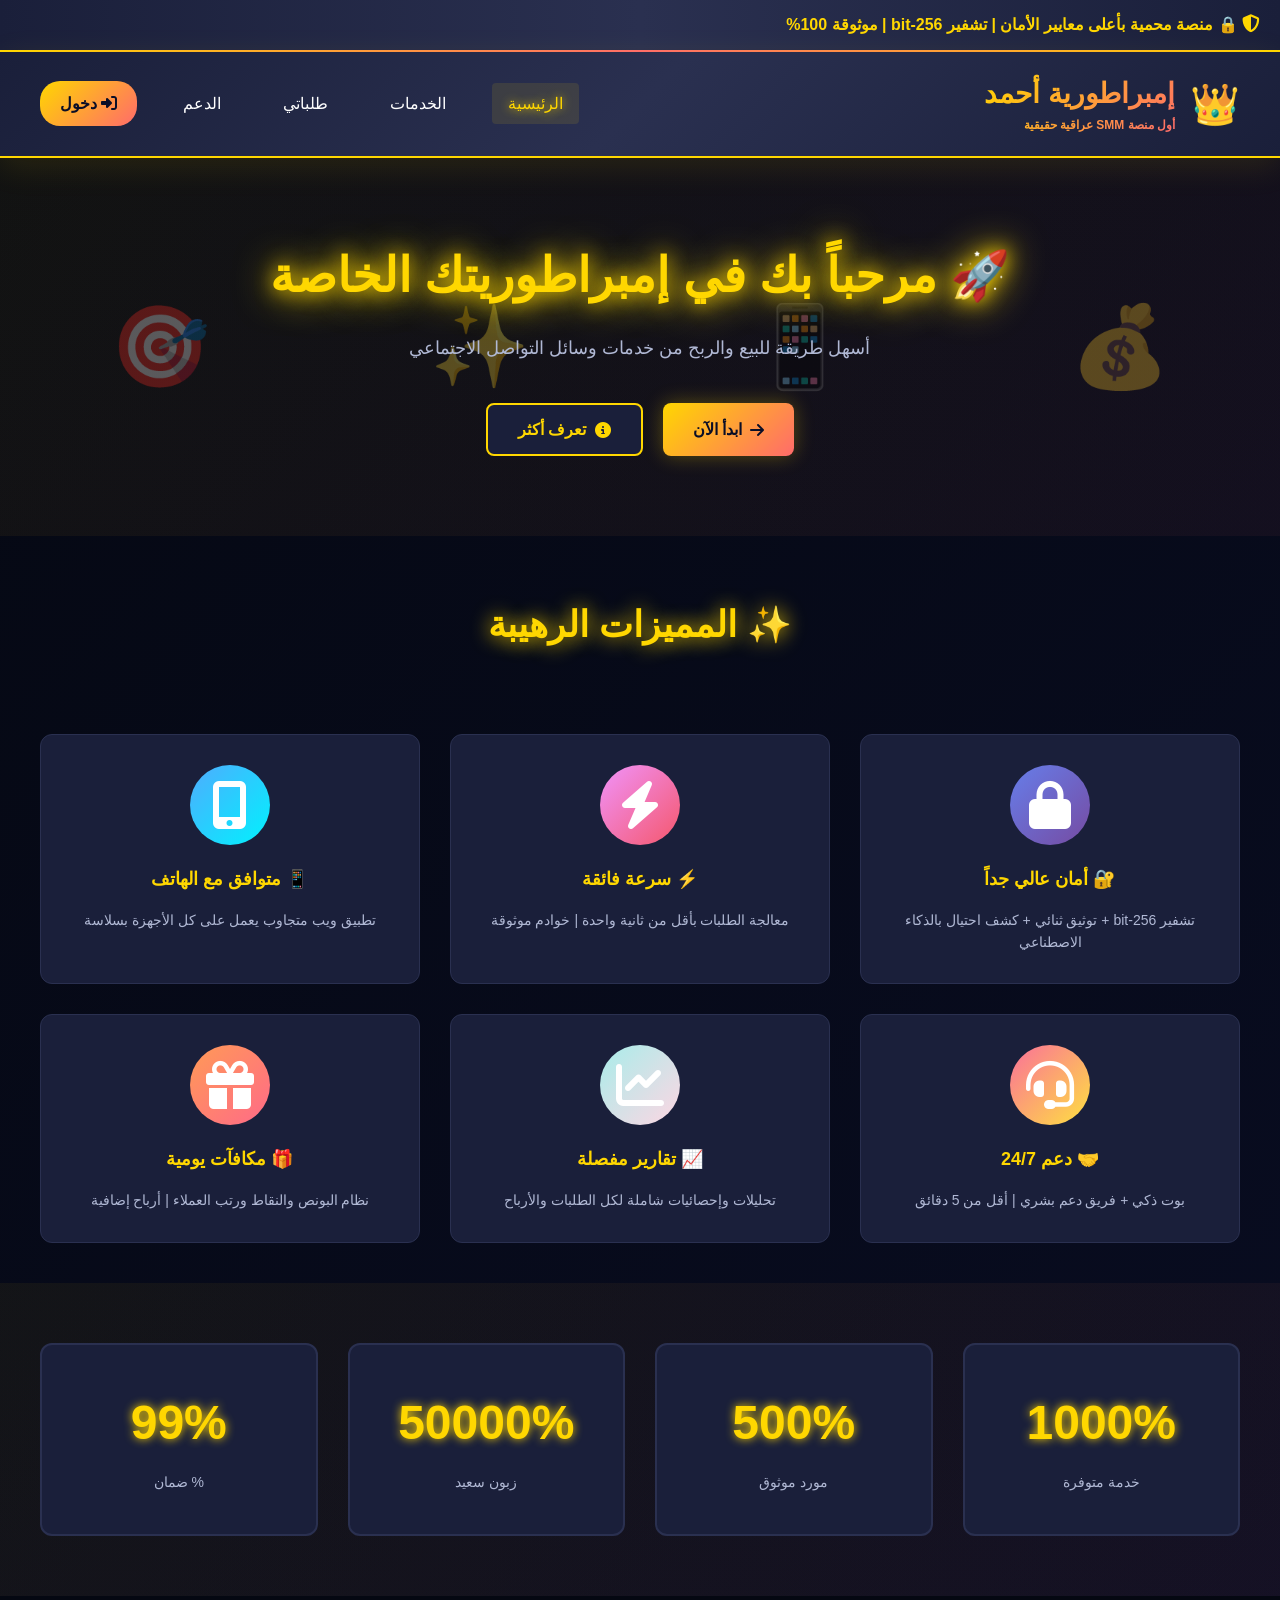
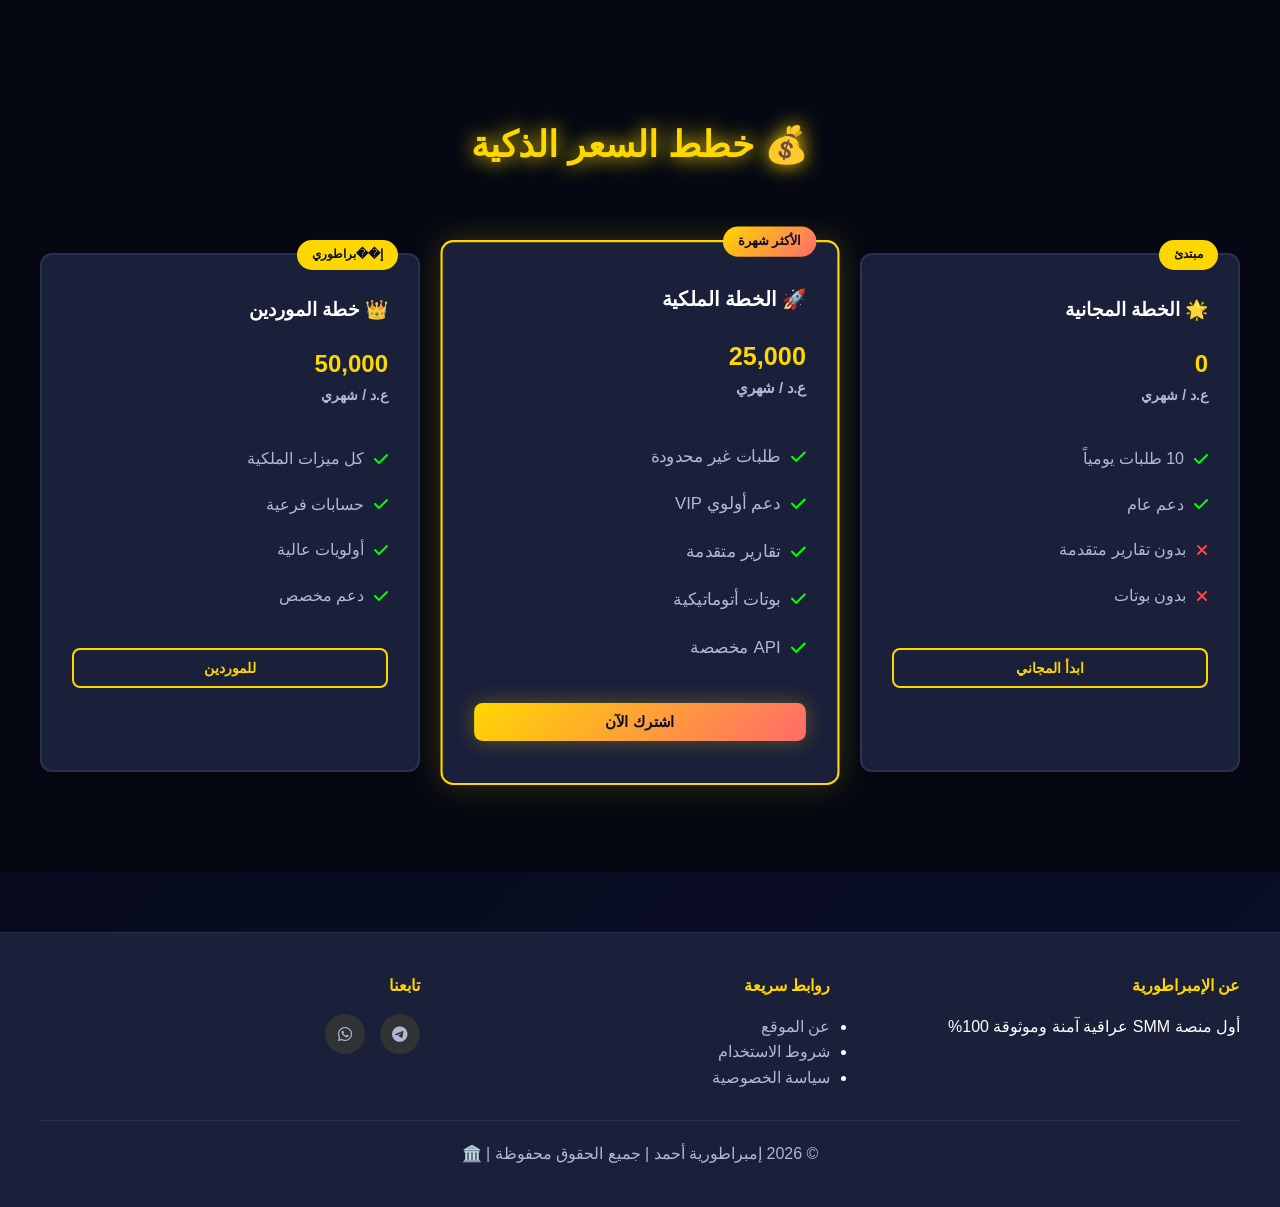
<file: index.html>
<!DOCTYPE html>
<html lang="ar" dir="rtl">
<head>
    <meta charset="UTF-8">
    <meta name="viewport" content="width=device-width, initial-scale=1.0">
    <title>🏛️ إمبراطورية أحمد - منصة SMM الأولى بالعراق</title>
    <link rel="stylesheet" href="css/style.css">
    <link rel="stylesheet" href="https://cdnjs.cloudflare.com/ajax/libs/font-awesome/6.4.0/css/all.min.css">
</head>
<body class="royal-theme">
    <!-- شريط الحماية المتحرك -->
    <div class="security-bar animated-border">
        <div class="security-info">
            <i class="fas fa-shield-alt"></i>
            <span>🔒 منصة محمية بأعلى معايير الأمان | تشفير 256-bit | موثوقة 100%</span>
        </div>
    </div>

    <!-- Header الملكي -->
    <header class="royal-header">
        <div class="header-container">
            <div class="logo-section">
                <div class="logo-icon">👑</div>
                <h1 class="logo-title">
                    إمبراطورية أحمد
                    <span class="subtitle">أول منصة SMM عراقية حقيقية</span>
                </h1>
            </div>
            <nav class="nav-menu">
                <a href="index.html" class="nav-link active">الرئيسية</a>
                <a href="services.html" class="nav-link">الخدمات</a>
                <a href="orders.html" class="nav-link">طلباتي</a>
                <a href="support.html" class="nav-link">الدعم</a>
                <a href="login.html" class="nav-link btn-login">
                    <i class="fas fa-sign-in-alt"></i> دخول
                </a>
            </nav>
        </div>
    </header>

    <!-- Hero Section -->
    <section class="hero-section">
        <div class="hero-content">
            <h2 class="hero-title glowing-text">🚀 مرحباً بك في إمبراطوريتك الخاصة</h2>
            <p class="hero-subtitle">أسهل طريقة للبيع والربح من خدمات وسائل التواصل الاجتماعي</p>
            <div class="hero-buttons">
                <button class="btn btn-primary btn-large" onclick="location.href='login.html'">
                    <i class="fas fa-arrow-right"></i> ابدأ الآن
                </button>
                <button class="btn btn-secondary btn-large" onclick="scrollToFeatures()">
                    <i class="fas fa-info-circle"></i> تعرف أكثر
                </button>
            </div>
        </div>
        <div class="hero-animation">
            <div class="floating-icon icon-1">💰</div>
            <div class="floating-icon icon-2">📱</div>
            <div class="floating-icon icon-3">✨</div>
            <div class="floating-icon icon-4">🎯</div>
        </div>
    </section>

    <!-- Features Section -->
    <section class="features-section" id="features">
        <h2 class="section-title">✨ المميزات الرهيبة</h2>
        <div class="features-grid">
            <div class="feature-card glow-effect">
                <div class="feature-icon" style="background: linear-gradient(135deg, #667eea 0%, #764ba2 100%);">
                    <i class="fas fa-lock"></i>
                </div>
                <h3>🔐 أمان عالي جداً</h3>
                <p>تشفير 256-bit + توثيق ثنائي + كشف احتيال بالذكاء الاصطناعي</p>
            </div>
            <div class="feature-card glow-effect">
                <div class="feature-icon" style="background: linear-gradient(135deg, #f093fb 0%, #f5576c 100%);">
                    <i class="fas fa-bolt"></i>
                </div>
                <h3>⚡ سرعة فائقة</h3>
                <p>معالجة الطلبات بأقل من ثانية واحدة | خوادم موثوقة</p>
            </div>
            <div class="feature-card glow-effect">
                <div class="feature-icon" style="background: linear-gradient(135deg, #4facfe 0%, #00f2fe 100%);">
                    <i class="fas fa-mobile-alt"></i>
                </div>
                <h3>📱 متوافق مع الهاتف</h3>
                <p>تطبيق ويب متجاوب يعمل على كل الأجهزة بسلاسة</p>
            </div>
            <div class="feature-card glow-effect">
                <div class="feature-icon" style="background: linear-gradient(135deg, #fa709a 0%, #fee140 100%);">
                    <i class="fas fa-headset"></i>
                </div>
                <h3>🤝 دعم 24/7</h3>
                <p>بوت ذكي + فريق دعم بشري | أقل من 5 دقائق</p>
            </div>
            <div class="feature-card glow-effect">
                <div class="feature-icon" style="background: linear-gradient(135deg, #a8edea 0%, #fed6e3 100%);">
                    <i class="fas fa-chart-line"></i>
                </div>
                <h3>📈 تقارير مفصلة</h3>
                <p>تحليلات وإحصائيات شاملة لكل الطلبات والأرباح</p>
            </div>
            <div class="feature-card glow-effect">
                <div class="feature-icon" style="background: linear-gradient(135deg, #ff9a56 0%, #ff6a88 100%);">
                    <i class="fas fa-gift"></i>
                </div>
                <h3>🎁 مكافآت يومية</h3>
                <p>نظام البونص والنقاط ورتب العملاء | أرباح إضافية</p>
            </div>
        </div>
    </section>

    <!-- Stats Section -->
    <section class="stats-section">
        <div class="stats-container">
            <div class="stat-box">
                <h3 class="stat-number" data-count="1000">0</h3>
                <p class="stat-label">خدمة متوفرة</p>
            </div>
            <div class="stat-box">
                <h3 class="stat-number" data-count="500">0</h3>
                <p class="stat-label">مورد موثوق</p>
            </div>
            <div class="stat-box">
                <h3 class="stat-number" data-count="50000">0</h3>
                <p class="stat-label">زبون سعيد</p>
            </div>
            <div class="stat-box">
                <h3 class="stat-number" data-count="99.9">0</h3>
                <p class="stat-label">% ضمان</p>
            </div>
        </div>
    </section>

    <!-- Pricing Section -->
    <section class="pricing-section">
        <h2 class="section-title">💰 خطط السعر الذكية</h2>
        <div class="pricing-grid">
            <div class="pricing-card">
                <div class="pricing-badge">مبتدئ</div>
                <h3>🌟 الخطة المجانية</h3>
                <div class="price"><span class="currency">0</span><span class="period">ع.د / شهري</span></div>
                <ul class="features-list">
                    <li><i class="fas fa-check green"></i> 10 طلبات يومياً</li>
                    <li><i class="fas fa-check green"></i> دعم عام</li>
                    <li><i class="fas fa-times red"></i> بدون تقارير متقدمة</li>
                    <li><i class="fas fa-times red"></i> بدون بوتات</li>
                </ul>
                <button class="btn btn-secondary btn-block">ابدأ المجاني</button>
            </div>
            <div class="pricing-card featured">
                <div class="pricing-badge popular">الأكثر شهرة</div>
                <h3>🚀 الخطة الملكية</h3>
                <div class="price"><span class="currency">25,000</span><span class="period">ع.د / شهري</span></div>
                <ul class="features-list">
                    <li><i class="fas fa-check green"></i> طلبات غير محدودة</li>
                    <li><i class="fas fa-check green"></i> دعم أولوي VIP</li>
                    <li><i class="fas fa-check green"></i> تقارير متقدمة</li>
                    <li><i class="fas fa-check green"></i> بوتات أتوماتيكية</li>
                    <li><i class="fas fa-check green"></i> API مخصصة</li>
                </ul>
                <button class="btn btn-primary btn-block">اشترك الآن</button>
            </div>
            <div class="pricing-card">
                <div class="pricing-badge">إ��براطوري</div>
                <h3>👑 خطة الموردين</h3>
                <div class="price"><span class="currency">50,000</span><span class="period">ع.د / شهري</span></div>
                <ul class="features-list">
                    <li><i class="fas fa-check green"></i> كل ميزات الملكية</li>
                    <li><i class="fas fa-check green"></i> حسابات فرعية</li>
                    <li><i class="fas fa-check green"></i> أولويات عالية</li>
                    <li><i class="fas fa-check green"></i> دعم مخصص</li>
                </ul>
                <button class="btn btn-secondary btn-block">للموردين</button>
            </div>
        </div>
    </section>

    <!-- Footer -->
    <footer class="footer">
        <div class="footer-content">
            <div class="footer-section">
                <h4>عن الإمبراطورية</h4>
                <p>أول منصة SMM عراقية آمنة وموثوقة 100%</p>
            </div>
            <div class="footer-section">
                <h4>روابط سريعة</h4>
                <ul>
                    <li><a href="#">عن الموقع</a></li>
                    <li><a href="#">شروط الاستخدام</a></li>
                    <li><a href="#">سياسة الخصوصية</a></li>
                </ul>
            </div>
            <div class="footer-section">
                <h4>تابعنا</h4>
                <div class="social-links">
                    <a href="#" class="social-icon"><i class="fab fa-telegram"></i></a>
                    <a href="#" class="social-icon"><i class="fab fa-whatsapp"></i></a>
                </div>
            </div>
        </div>
        <div class="footer-bottom">
            <p>&copy; 2026 إمبراطورية أحمد | جميع الحقوق محفوظة | 🏛️</p>
        </div>
    </footer>

    <script src="js/app.js"></script>
    <script>
        function scrollToFeatures() {
            document.getElementById('features').scrollIntoView({ behavior: 'smooth' });
        }
        document.addEventListener('DOMContentLoaded', () => {
            const counters = document.querySelectorAll('.stat-number');
            counters.forEach(counter => {
                const target = parseInt(counter.dataset.count);
                let current = 0;
                const increment = target / 50;
                const timer = setInterval(() => {
                    current += increment;
                    if (current >= target) {
                        counter.textContent = target + (counter.dataset.count >= 99 ? '%' : '+');
                        clearInterval(timer);
                    } else {
                        counter.textContent = Math.floor(current) + (counter.dataset.count >= 99 ? '%' : '+');
                    }
                }, 30);
            });
        });
    </script>
</body>
</html>
</file>
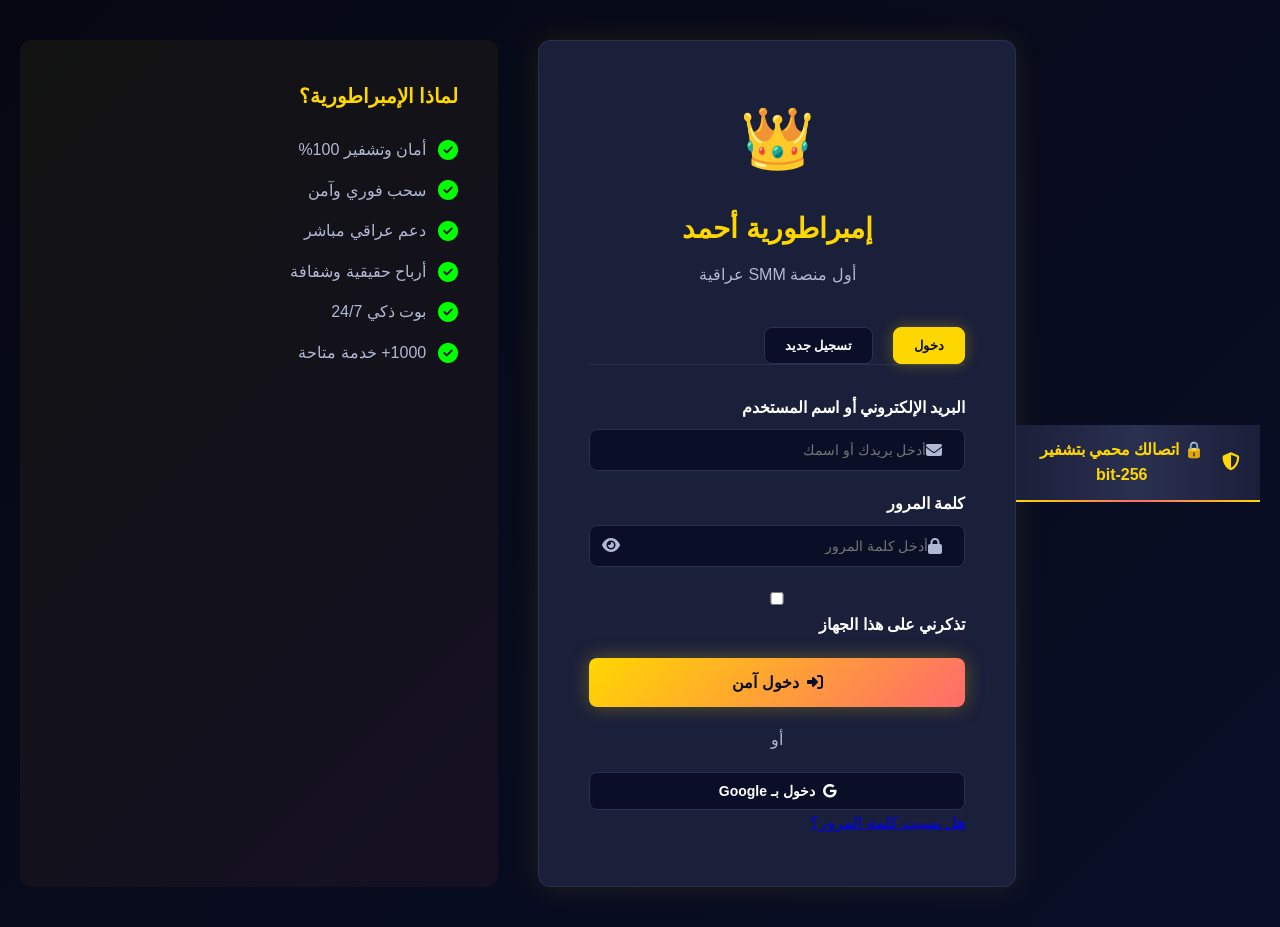
<file: dashboard.html>
<!DOCTYPE html>
<html lang="ar" dir="rtl">
<head>
    <meta charset="UTF-8">
    <meta name="viewport" content="width=device-width, initial-scale=1.0">
    <title>📊 لوحة التحكم - إمبراطورية أحمد</title>
    <link rel="stylesheet" href="css/style.css">
    <link rel="stylesheet" href="https://cdnjs.cloudflare.com/ajax/libs/font-awesome/6.4.0/css/all.min.css">
</head>
<body class="dashboard-page">
    <!-- شريط الحماية -->
    <div class="security-bar animated-border">
        <i class="fas fa-shield-alt"></i>
        <span>🔒 جلستك محمية بتشفير عالي</span>
    </div>

    <!-- Sidebar -->
    <aside class="sidebar">
        <div class="sidebar-header">
            <div class="logo">👑</div>
            <h3>الإمبراطورية</h3>
        </div>

        <nav class="sidebar-nav">
            <a href="dashboard.html" class="nav-item active">
                <i class="fas fa-home"></i>
                <span>الرئيسية</span>
            </a>
            <a href="orders.html" class="nav-item">
                <i class="fas fa-shopping-bag"></i>
                <span>الطلبات</span>
                <span class="badge">5</span>
            </a>
            <a href="services.html" class="nav-item">
                <i class="fas fa-layer-group"></i>
                <span>الخدمات</span>
            </a>
            <a href="wallet.html" class="nav-item">
                <i class="fas fa-wallet"></i>
                <span>المحفظة</span>
            </a>
            <a href="suppliers.html" class="nav-item">
                <i class="fas fa-users"></i>
                <span>الموردين</span>
            </a>
            <a href="support.html" class="nav-item">
                <i class="fas fa-headset"></i>
                <span>الدعم</span>
            </a>
        </nav>

        <div class="sidebar-footer">
            <button class="btn btn-danger btn-block" onclick="logout()">
                <i class="fas fa-sign-out-alt"></i> خروج
            </button>
        </div>
    </aside>

    <!-- Main Content -->
    <main class="main-content">
        <!-- Top Bar -->
        <div class="top-bar">
            <div class="search-box">
                <i class="fas fa-search"></i>
                <input type="text" placeholder="ابحث عن خدمة أو طلب...">
            </div>
            <div class="top-actions">
                <button class="btn-icon">
                    <i class="fas fa-bell"></i>
                    <span class="notification-badge">3</span>
                </button>
                <button class="btn-icon">
                    <i class="fas fa-cog"></i>
                </button>
                <div class="user-profile">
                    <img src="https://via.placeholder.com/40" alt="Profile">
                    <span id="userName">أحمد علي</span>
                </div>
            </div>
        </div>

        <!-- Dashboard Content -->
        <div class="dashboard-content">
            <!-- Welcome Section -->
            <section class="welcome-section">
                <h1 class="glowing-text">🏛️ مرحباً بك في إمبراطوريتك</h1>
                <p>آخر تحديث: <span id="lastUpdate">الآن</span></p>
            </section>

            <!-- Stats Grid -->
            <section class="stats-grid">
                <div class="stat-card">
                    <div class="stat-icon" style="background: linear-gradient(135deg, #667eea 0%, #764ba2 100%);">
                        <i class="fas fa-wallet"></i>
                    </div>
                    <div class="stat-info">
                        <h3>رصيدك</h3>
                        <p class="stat-value" id="balance">500,000 ع.د</p>
                        <small>دينار عراقي</small>
                    </div>
                </div>

                <div class="stat-card">
                    <div class="stat-icon" style="background: linear-gradient(135deg, #f093fb 0%, #f5576c 100%);">
                        <i class="fas fa-shopping-bag"></i>
                    </div>
                    <div class="stat-info">
                        <h3>الطلبات الجديدة</h3>
                        <p class="stat-value">5</p>
                        <small>بانتظار المعالجة</small>
                    </div>
                </div>

                <div class="stat-card">
                    <div class="stat-icon" style="background: linear-gradient(135deg, #4facfe 0%, #00f2fe 100%);">
                        <i class="fas fa-chart-line"></i>
                    </div>
                    <div class="stat-info">
                        <h3>أرباحك اليوم</h3>
                        <p class="stat-value" style="color: #00ff00;">50,000 ع.د</p>
                        <small>↑ 25% أكثر من أمس</small>
                    </div>
                </div>

                <div class="stat-card">
                    <div class="stat-icon" style="background: linear-gradient(135deg, #fa709a 0%, #fee140 100%);">
                        <i class="fas fa-users"></i>
                    </div>
                    <div class="stat-info">
                        <h3>عملاؤك</h3>
                        <p class="stat-value">234</p>
                        <small>عميل نشط</small>
                    </div>
                </div>
            </section>

            <!-- Charts Section -->
            <section class="charts-section">
                <div class="chart-card">
                    <h3>📈 أرباحك الأسبوعية</h3>
                    <canvas id="earningsChart" height="300"></canvas>
                </div>
                <div class="chart-card">
                    <h3>📊 توزيع الطلبات</h3>
                    <canvas id="ordersChart" height="300"></canvas>
                </div>
            </section>

            <!-- Recent Orders -->
            <section class="recent-orders">
                <h3>📋 آخر الطلبات</h3>
                <table class="orders-table">
                    <thead>
                        <tr>
                            <th>رقم الطلب</th>
                            <th>الخدمة</th>
                            <th>القيمة</th>
                            <th>الحالة</th>
                            <th>التاريخ</th>
                        </tr>
                    </thead>
                    <tbody>
                        <tr>
                            <td>#1001</td>
                            <td>متابعين تيك توك</td>
                            <td>50,000 ع.د</td>
                            <td><span class="status success">✅ مكتمل</span></td>
                            <td>اليوم</td>
                        </tr>
                        <tr>
                            <td>#1000</td>
                            <td>لايكات إنستجرام</td>
                            <td>25,000 ع.د</td>
                            <td><span class="status pending">⏳ قيد المعالجة</span></td>
                            <td>أمس</td>
                        </tr>
                        <tr>
                            <td>#999</td>
                            <td>مشاهدات يوتيوب</td>
                            <td>75,000 ع.د</td>
                            <td><span class="status success">✅ مكتمل</span></td>
                            <td>أمس</td>
                        </tr>
                    </tbody>
                </table>
            </section>

            <!-- Quick Actions -->
            <section class="quick-actions">
                <h3>⚡ إجراءات سريعة</h3>
                <div class="actions-grid">
                    <button class="action-btn" onclick="location.href='services.html'">
                        <i class="fas fa-plus-circle"></i>
                        <span>طلب جديد</span>
                    </button>
                    <button class="action-btn" onclick="location.href='wallet.html'">
                        <i class="fas fa-money-bill-wave"></i>
                        <span>سحب أموال</span>
                    </button>
                    <button class="action-btn" onclick="location.href='support.html'">
                        <i class="fas fa-phone"></i>
                        <span>اتصل بالدعم</span>
                    </button>
                    <button class="action-btn" onclick="showSettings()">
                        <i class="fas fa-cog"></i>
                        <span>الإعدادات</span>
                    </button>
                </div>
            </section>
        </div>
    </main>

    <script src="js/app.js"></script>
    <script>
        function logout() {
            localStorage.removeItem('user');
            location.href = 'index.html';
        }

        function showSettings() {
            alert('سيتم فتح الإعدادات');
        }

        document.addEventListener('DOMContentLoaded', () => {
            const user = JSON.parse(localStorage.getItem('user') || '{}');
            document.getElementById('userName').textContent = user.firstName || 'أحمد';
            document.getElementById('lastUpdate').textContent = new Date().toLocaleTimeString('ar');
        });
    </script>
</body>
</html>
</file>
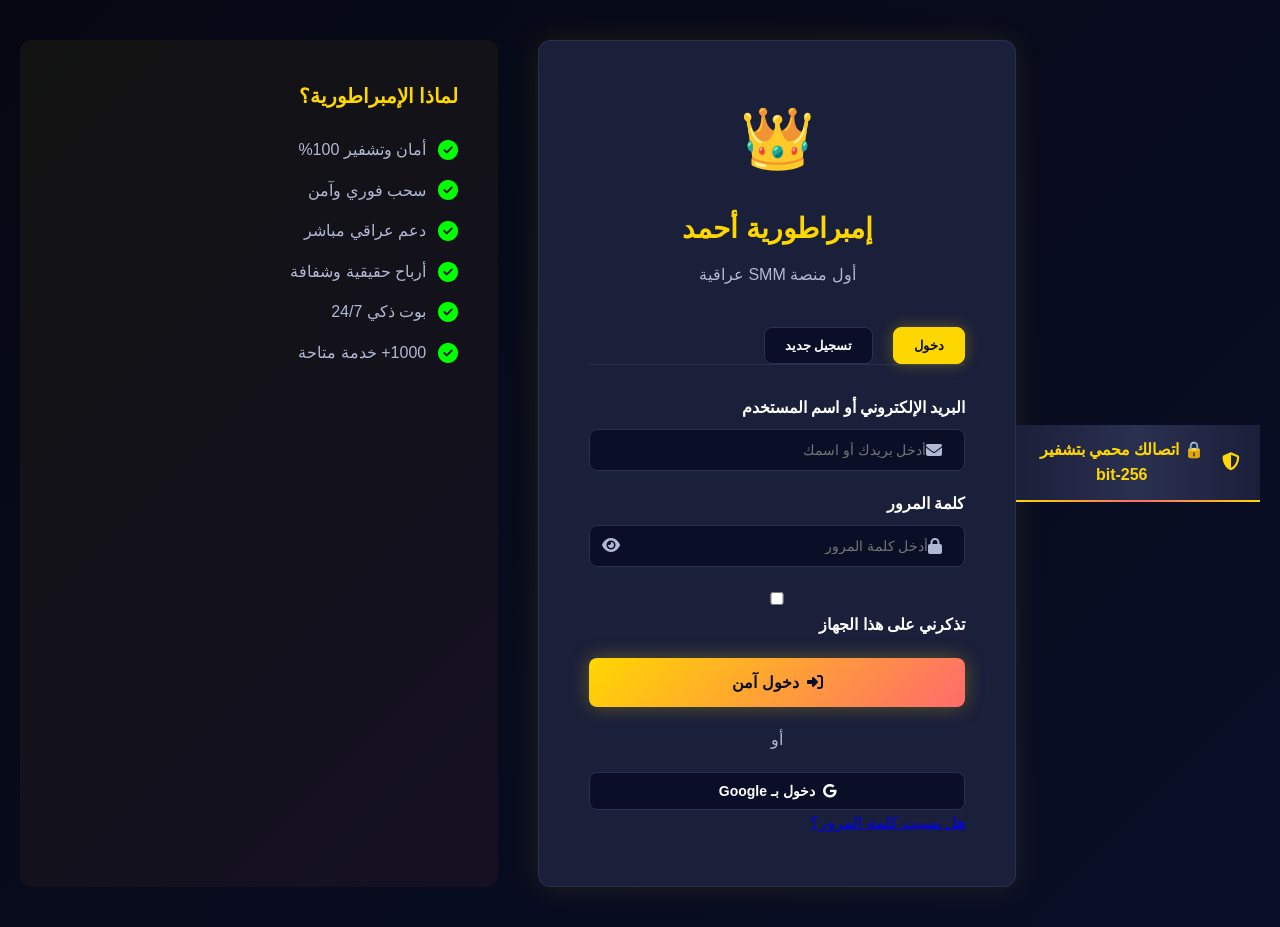
<file: login.html>
<!DOCTYPE html>
<html lang="ar" dir="rtl">
<head>
    <meta charset="UTF-8">
    <meta name="viewport" content="width=device-width, initial-scale=1.0">
    <title>🔐 تسجيل الدخول - إمبراطورية أحمد</title>
    <link rel="stylesheet" href="css/style.css">
    <link rel="stylesheet" href="https://cdnjs.cloudflare.com/ajax/libs/font-awesome/6.4.0/css/all.min.css">
</head>
<body class="login-page">
    <!-- شريط الحماية -->
    <div class="security-bar animated-border">
        <i class="fas fa-shield-alt"></i>
        <span>🔒 اتصالك محمي بتشفير 256-bit</span>
    </div>

    <div class="login-container">
        <div class="login-card">
            <div class="login-header">
                <div class="logo-icon">👑</div>
                <h1>إمبراطورية أحمد</h1>
                <p>أول منصة SMM عراقية</p>
            </div>

            <div class="tabs-container">
                <button class="tab-btn active" onclick="switchTab('login')">دخول</button>
                <button class="tab-btn" onclick="switchTab('register')">تسجيل جديد</button>
            </div>

            <!-- Login Form -->
            <form id="loginForm" class="form-tab active">
                <div class="form-group">
                    <label for="loginEmail">البريد الإلكتروني أو اسم المستخدم</label>
                    <div class="input-group">
                        <i class="fas fa-envelope"></i>
                        <input type="text" id="loginEmail" placeholder="أدخل بريدك أو اسمك" required>
                    </div>
                </div>

                <div class="form-group">
                    <label for="loginPassword">كلمة المرور</label>
                    <div class="input-group">
                        <i class="fas fa-lock"></i>
                        <input type="password" id="loginPassword" placeholder="أدخل كلمة المرور" required>
                        <span class="toggle-password" onclick="togglePassword('loginPassword')"><i class="fas fa-eye"></i></span>
                    </div>
                </div>

                <div class="form-group checkbox">
                    <input type="checkbox" id="rememberMe">
                    <label for="rememberMe">تذكرني على هذا الجهاز</label>
                </div>

                <button type="submit" class="btn btn-primary btn-large btn-block">
                    <i class="fas fa-sign-in-alt"></i> دخول آمن
                </button>

                <div class="or-divider">أو</div>

                <button type="button" class="btn btn-social btn-block">
                    <i class="fab fa-google"></i> دخول بـ Google
                </button>

                <div class="login-links">
                    <a href="#">هل نسيت كلمة المرور؟</a>
                </div>
            </form>

            <!-- Register Form -->
            <form id="registerForm" class="form-tab">
                <div class="form-row">
                    <div class="form-group">
                        <label for="firstName">الاسم الأول</label>
                        <div class="input-group">
                            <i class="fas fa-user"></i>
                            <input type="text" id="firstName" placeholder="أحمد" required>
                        </div>
                    </div>
                    <div class="form-group">
                        <label for="lastName">الاسم الأخير</label>
                        <div class="input-group">
                            <i class="fas fa-user"></i>
                            <input type="text" id="lastName" placeholder="علي" required>
                        </div>
                    </div>
                </div>

                <div class="form-group">
                    <label for="regEmail">البريد الإلكتروني</label>
                    <div class="input-group">
                        <i class="fas fa-envelope"></i>
                        <input type="email" id="regEmail" placeholder="بريدك@gmail.com" required>
                    </div>
                </div>

                <div class="form-group">
                    <label for="phone">رقم الهاتف</label>
                    <div class="input-group">
                        <i class="fas fa-phone"></i>
                        <input type="tel" id="phone" placeholder="07xxxxxxxxx" required>
                    </div>
                </div>

                <div class="form-group">
                    <label for="regPassword">كلمة المرور</label>
                    <div class="input-group">
                        <i class="fas fa-lock"></i>
                        <input type="password" id="regPassword" placeholder="8 أحرف على الأقل" required>
                    </div>
                    <small>يجب أن تحتوي على أحرف وأرقام وحروف كبيرة</small>
                </div>

                <div class="form-group">
                    <label for="userType">نوع الحساب</label>
                    <select id="userType" required>
                        <option value="">-- اختر نوع الحساب --</option>
                        <option value="customer">عميل (شراء الخدمات)</option>
                        <option value="supplier">مورد (بيع الخدمات)</option>
                        <option value="affiliate">موزع (عمولة)</option>
                    </select>
                </div>

                <div class="form-group checkbox">
                    <input type="checkbox" id="agreeTerms" required>
                    <label for="agreeTerms">أوافق على شروط الاستخدام</label>
                </div>

                <button type="submit" class="btn btn-primary btn-large btn-block">
                    <i class="fas fa-user-plus"></i> تسجيل جديد
                </button>
            </form>
        </div>

        <div class="login-benefits">
            <h3>لماذا الإمبراطورية؟</h3>
            <div class="benefits-list">
                <div class="benefit-item">
                    <i class="fas fa-check-circle"></i>
                    <span>أمان وتشفير 100%</span>
                </div>
                <div class="benefit-item">
                    <i class="fas fa-check-circle"></i>
                    <span>سحب فوري وآمن</span>
                </div>
                <div class="benefit-item">
                    <i class="fas fa-check-circle"></i>
                    <span>دعم عراقي مباشر</span>
                </div>
                <div class="benefit-item">
                    <i class="fas fa-check-circle"></i>
                    <span>أرباح حقيقية وشفافة</span>
                </div>
                <div class="benefit-item">
                    <i class="fas fa-check-circle"></i>
                    <span>بوت ذكي 24/7</span>
                </div>
                <div class="benefit-item">
                    <i class="fas fa-check-circle"></i>
                    <span>1000+ خدمة متاحة</span>
                </div>
            </div>
        </div>
    </div>

    <script src="js/auth.js"></script>
    <script>
        function switchTab(tab) {
            document.querySelectorAll('.form-tab').forEach(f => f.classList.remove('active'));
            document.querySelectorAll('.tab-btn').forEach(b => b.classList.remove('active'));
            
            if (tab === 'login') {
                document.getElementById('loginForm').classList.add('active');
                event.target.classList.add('active');
            } else {
                document.getElementById('registerForm').classList.add('active');
                event.target.classList.add('active');
            }
        }

        function togglePassword(inputId) {
            const input = document.getElementById(inputId);
            const type = input.type === 'password' ? 'text' : 'password';
            input.type = type;
        }

        document.getElementById('loginForm').addEventListener('submit', (e) => {
            e.preventDefault();
            const email = document.getElementById('loginEmail').value;
            const password = document.getElementById('loginPassword').value;
            
            // التحقق الأساسي
            if (email && password) {
                localStorage.setItem('user', JSON.stringify({ email, type: 'customer' }));
                location.href = 'dashboard.html';
            }
        });

        document.getElementById('registerForm').addEventListener('submit', (e) => {
            e.preventDefault();
            const userData = {
                firstName: document.getElementById('firstName').value,
                lastName: document.getElementById('lastName').value,
                email: document.getElementById('regEmail').value,
                phone: document.getElementById('phone').value,
                type: document.getElementById('userType').value,
                createdAt: new Date().toISOString()
            };
            
            localStorage.setItem('user', JSON.stringify(userData));
            localStorage.setItem('users', JSON.stringify([userData]));
            location.href = 'dashboard.html';
        });
    </script>
</body>
</html>
</file>
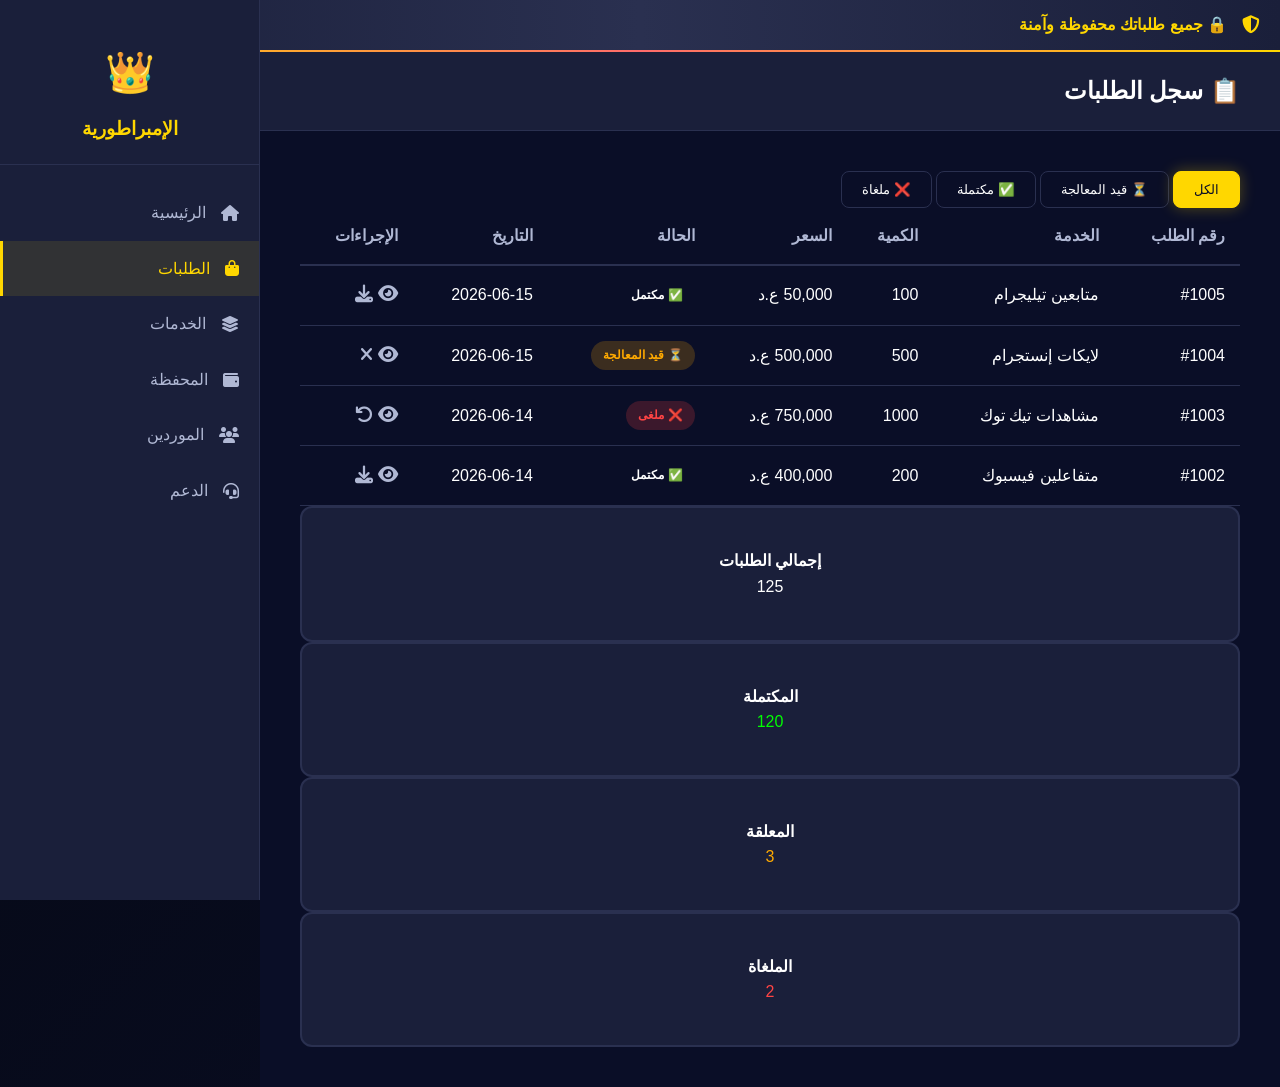
<file: orders.html>
<!DOCTYPE html>
<html lang="ar" dir="rtl">
<head>
    <meta charset="UTF-8">
    <meta name="viewport" content="width=device-width, initial-scale=1.0">
    <title>📋 الطلبات - إمبراطورية أحمد</title>
    <link rel="stylesheet" href="css/style.css">
    <link rel="stylesheet" href="https://cdnjs.cloudflare.com/ajax/libs/font-awesome/6.4.0/css/all.min.css">
</head>
<body class="orders-page">
    <!-- شريط الحماية -->
    <div class="security-bar animated-border">
        <i class="fas fa-shield-alt"></i>
        <span>🔒 جميع طلباتك محفوظة وآمنة</span>
    </div>

    <!-- Sidebar -->
    <aside class="sidebar">
        <div class="sidebar-header">
            <div class="logo">👑</div>
            <h3>الإمبراطورية</h3>
        </div>
        <nav class="sidebar-nav">
            <a href="dashboard.html" class="nav-item"><i class="fas fa-home"></i><span>الرئيسية</span></a>
            <a href="orders.html" class="nav-item active"><i class="fas fa-shopping-bag"></i><span>الطلبات</span></a>
            <a href="services.html" class="nav-item"><i class="fas fa-layer-group"></i><span>الخدمات</span></a>
            <a href="wallet.html" class="nav-item"><i class="fas fa-wallet"></i><span>المحفظة</span></a>
            <a href="suppliers.html" class="nav-item"><i class="fas fa-users"></i><span>الموردين</span></a>
            <a href="support.html" class="nav-item"><i class="fas fa-headset"></i><span>الدعم</span></a>
        </nav>
    </aside>

    <!-- Main Content -->
    <main class="main-content">
        <div class="top-bar">
            <h2>📋 سجل الطلبات</h2>
        </div>

        <div class="dashboard-content">
            <!-- Order Filters -->
            <div class="order-filters">
                <button class="filter-btn active" data-filter="all">الكل</button>
                <button class="filter-btn" data-filter="pending">⏳ قيد المعالجة</button>
                <button class="filter-btn" data-filter="completed">✅ مكتملة</button>
                <button class="filter-btn" data-filter="cancelled">❌ ملغاة</button>
            </div>

            <!-- Orders Table -->
            <div class="orders-container">
                <table class="orders-table">
                    <thead>
                        <tr>
                            <th>رقم الطلب</th>
                            <th>الخدمة</th>
                            <th>الكمية</th>
                            <th>السعر</th>
                            <th>الحالة</th>
                            <th>التاريخ</th>
                            <th>الإجراءات</th>
                        </tr>
                    </thead>
                    <tbody>
                        <tr>
                            <td>#1005</td>
                            <td>متابعين تيليجرام</td>
                            <td>100</td>
                            <td>50,000 ع.د</td>
                            <td><span class="status completed">✅ مكتمل</span></td>
                            <td>2026-06-15</td>
                            <td>
                                <button class="btn-icon" title="تفاصيل"><i class="fas fa-eye"></i></button>
                                <button class="btn-icon" title="تحميل"disabled><i class="fas fa-download"></i></button>
                            </td>
                        </tr>
                        <tr>
                            <td>#1004</td>
                            <td>لايكات إنستجرام</td>
                            <td>500</td>
                            <td>500,000 ع.د</td>
                            <td><span class="status pending">⏳ قيد المعالجة</span></td>
                            <td>2026-06-15</td>
                            <td>
                                <button class="btn-icon" title="تفاصيل"><i class="fas fa-eye"></i></button>
                                <button class="btn-icon btn-danger" title="إلغاء" onclick="cancelOrder(1004)"><i class="fas fa-times"></i></button>
                            </td>
                        </tr>
                        <tr>
                            <td>#1003</td>
                            <td>مشاهدات تيك توك</td>
                            <td>1000</td>
                            <td>750,000 ع.د</td>
                            <td><span class="status cancelled">❌ ملغى</span></td>
                            <td>2026-06-14</td>
                            <td>
                                <button class="btn-icon" title="تفاصيل"><i class="fas fa-eye"></i></button>
                                <button class="btn-icon" onclick="restoreRefund(1003)" title="استرجاع"><i class="fas fa-undo"></i></button>
                            </td>
                        </tr>
                        <tr>
                            <td>#1002</td>
                            <td>متفاعلين فيسبوك</td>
                            <td>200</td>
                            <td>400,000 ع.د</td>
                            <td><span class="status completed">✅ مكتمل</span></td>
                            <td>2026-06-14</td>
                            <td>
                                <button class="btn-icon" title="تفاصيل"><i class="fas fa-eye"></i></button>
                                <button class="btn-icon" title="تحميل"><i class="fas fa-download"></i></button>
                            </td>
                        </tr>
                    </tbody>
                </table>
            </div>

            <!-- Stats -->
            <div class="orders-stats">
                <div class="stat-box">
                    <h4>إجمالي الطلبات</h4>
                    <p class="number">125</p>
                </div>
                <div class="stat-box">
                    <h4>المكتملة</h4>
                    <p class="number" style="color: #00ff00;">120</p>
                </div>
                <div class="stat-box">
                    <h4>المعلقة</h4>
                    <p class="number" style="color: #ffaa00;">3</p>
                </div>
                <div class="stat-box">
                    <h4>الملغاة</h4>
                    <p class="number" style="color: #ff4444;">2</p>
                </div>
            </div>
        </div>
    </main>

    <script>
        function cancelOrder(orderId) {
            if (confirm('هل تريد إلغاء الطلب رقم #' + orderId + '؟')) {
                alert('تم إلغاء الطلب! ✅ سيتم استرجاع المبلغ إلى محفظتك.');
            }
        }

        function restoreRefund(orderId) {
            alert('تم استرجاع المبلغ! الأموال أضيفت إلى محفظتك.');
        }

        document.querySelectorAll('.filter-btn').forEach(btn => {
            btn.addEventListener('click', (e) => {
                document.querySelectorAll('.filter-btn').forEach(b => b.classList.remove('active'));
                e.target.classList.add('active');
                alert('تم تطبيق الفلتر: ' + e.target.textContent);
            });
        });
    </script>
</body>
</html>
</file>
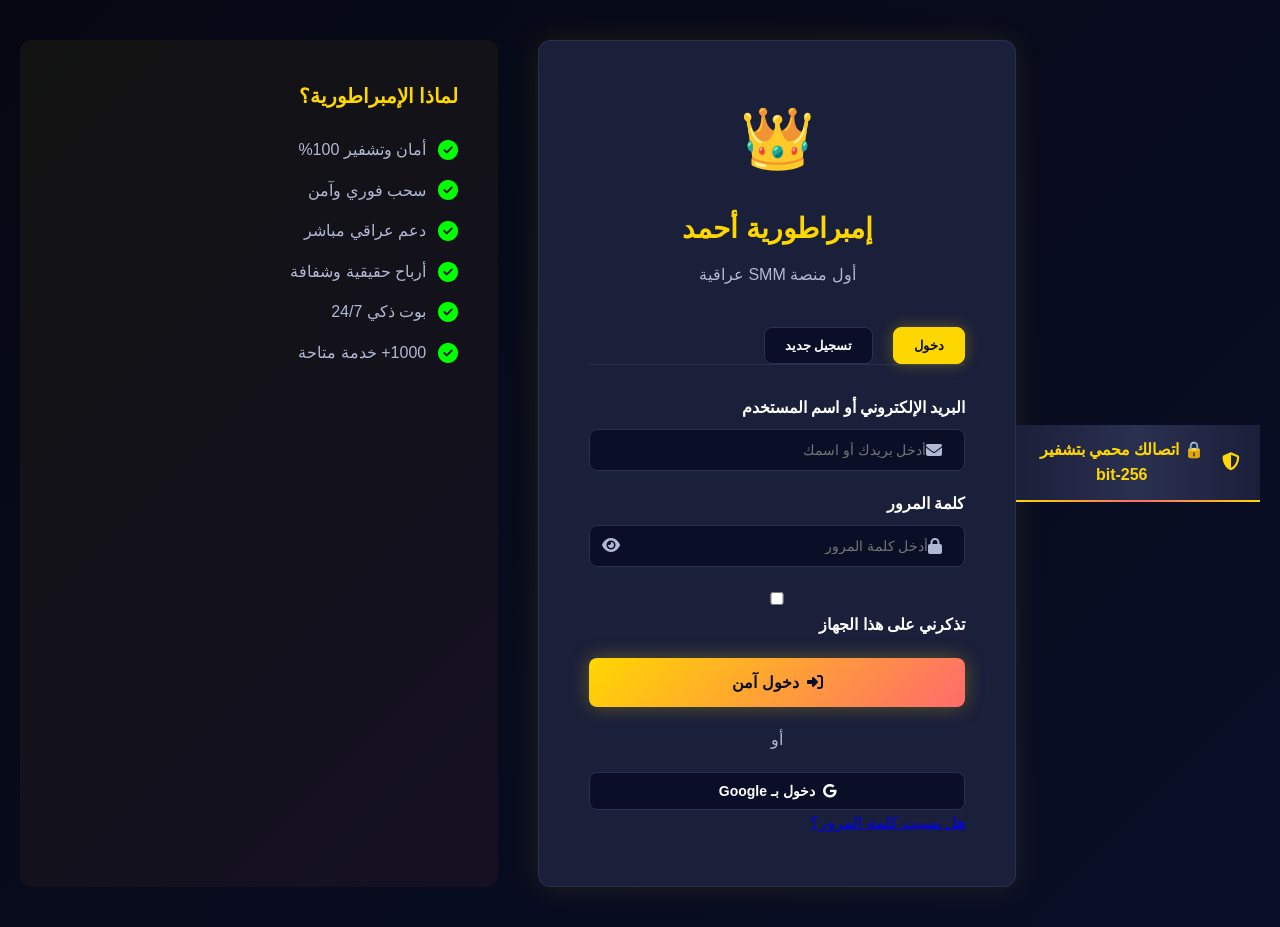
<file: services.html>
<!DOCTYPE html>
<html lang="ar" dir="rtl">
<head>
    <meta charset="UTF-8">
    <meta name="viewport" content="width=device-width, initial-scale=1.0">
    <title>🛍️ الخدمات - إمبراطورية أحمد</title>
    <link rel="stylesheet" href="css/style.css">
    <link rel="stylesheet" href="https://cdnjs.cloudflare.com/ajax/libs/font-awesome/6.4.0/css/all.min.css">
</head>
<body class="services-page">
    <!-- شريط الحماية -->
    <div class="security-bar animated-border">
        <i class="fas fa-shield-alt"></i>
        <span>🔒 تصفح آمن | خدمات موثوقة من JAP</span>
    </div>

    <!-- Sidebar -->
    <aside class="sidebar">
        <div class="sidebar-header">
            <div class="logo">👑</div>
            <h3>الإمبراطورية</h3>
        </div>
        <nav class="sidebar-nav">
            <a href="dashboard.html" class="nav-item"><i class="fas fa-home"></i><span>الرئيسية</span></a>
            <a href="orders.html" class="nav-item"><i class="fas fa-shopping-bag"></i><span>الطلبات</span></a>
            <a href="services.html" class="nav-item active"><i class="fas fa-layer-group"></i><span>الخدمات</span></a>
            <a href="wallet.html" class="nav-item"><i class="fas fa-wallet"></i><span>المحفظة</span></a>
            <a href="suppliers.html" class="nav-item"><i class="fas fa-users"></i><span>الموردين</span></a>
            <a href="support.html" class="nav-item"><i class="fas fa-headset"></i><span>الدعم</span></a>
        </nav>
    </aside>

    <!-- Main Content -->
    <main class="main-content">
        <div class="top-bar">
            <div class="search-box">
                <i class="fas fa-search"></i>
                <input type="text" id="searchServices" placeholder="ابحث عن خدمة...">
            </div>
        </div>

        <div class="dashboard-content">
            <h1 class="glowing-text">🎯 اختر الخدمة التي تريدها</h1>
            <p>1000+ خدمة من JAP API متاحة للآن</p>

            <!-- Platform Filters -->
            <div class="platform-filters">
                <button class="filter-btn active" data-filter="all">الكل</button>
                <button class="filter-btn" data-filter="telegram">📱 تيليجرام</button>
                <button class="filter-btn" data-filter="instagram">📸 إنستجرام</button>
                <button class="filter-btn" data-filter="tiktok">🎵 تيك توك</button>
                <button class="filter-btn" data-filter="facebook">👥 فيسبوك</button>
                <button class="filter-btn" data-filter="youtube">🎬 يوتيوب</button>
            </div>

            <!-- Service Type Tabs -->
            <div class="service-tabs">
                <button class="tab-btn active" data-tab="fast">⚡ خدمات سريعة</button>
                <button class="tab-btn" data-tab="medium">⏱️ خدمات متوسطة</button>
                <button class="tab-btn" data-tab="slow">🐢 خدمات بطيئة</button>
                <button class="tab-btn" data-tab="vip">👑 خدمات VIP</button>
            </div>

            <!-- Services Grid -->
            <div class="services-grid" id="servicesContainer">
                <!-- Services will be loaded here -->
            </div>
        </div>
    </main>

    <!-- Order Modal -->
    <div id="orderModal" class="modal">
        <div class="modal-content">
            <div class="modal-header">
                <h2 id="serviceTitle">تفاصيل الخدمة</h2>
                <button class="close-btn" onclick="closeModal()">&times;</button>
            </div>
            <div class="modal-body">
                <div class="service-details">
                    <p><strong>الخدمة:</strong> <span id="modalServiceName"></span></p>
                    <p><strong>المنصة:</strong> <span id="modalPlatform"></span></p>
                    <p><strong>السعر:</strong> <span id="modalPrice"></span> عراقي</p>
                    <p><strong>الضمان:</strong> <span id="modalWarranty"></span></p>
                </div>
                <div class="form-group">
                    <label>الكمية:</label>
                    <input type="number" id="quantity" min="1" value="1" placeholder="أدخل الكمية">
                </div>
                <div class="form-group">
                    <label>الرابط أو المعرّف:</label>
                    <input type="text" id="link" placeholder="أدخل الحساب أو الرابط">
                </div>
                <div class="price-calculation">
                    <p>السعر الإجمالي: <strong id="totalPrice">0</strong> عراقي</p>
                </div>
            </div>
            <div class="modal-footer">
                <button class="btn btn-secondary" onclick="closeModal()">إلغاء</button>
                <button class="btn btn-primary" onclick="placeOrder()">تأكيد الطلب</button>
            </div>
        </div>
    </div>

    <script src="js/app.js"></script>
    <script>
        const services = [
            { id: 1, name: 'متابعين تيليجرام', platform: 'telegram', price: 500, type: 'fast', warranty: '30 يوم', icon: '📱', color: '#0088cc' },
            { id: 2, name: 'لايكات إنستجرام', platform: 'instagram', price: 1000, type: 'fast', warranty: 'مدى الحياة', icon: '📸', color: '#E1306C' },
            { id: 3, name: 'مشاهدات تيك توك', platform: 'tiktok', price: 750, type: 'medium', warranty: '30 يوم', icon: '🎵', color: '#000000' },
            { id: 4, name: 'متفاعلين فيسبوك', platform: 'facebook', price: 2000, type: 'slow', warranty: 'بدون', icon: '👥', color: '#1877F2' },
            { id: 5, name: 'مشتركين يوتيوب', platform: 'youtube', price: 5000, type: 'vip', warranty: 'مدى الحياة', icon: '🎬', color: '#FF0000' },
            { id: 6, name: 'تعليقات تيليجرام', platform: 'telegram', price: 300, type: 'fast', warranty: '7 أيام', icon: '📱', color: '#0088cc' },
        ];

        function renderServices(filter = 'all', type = 'fast') {
            const container = document.getElementById('servicesContainer');
            container.innerHTML = '';
            
            let filtered = services.filter(s => {
                if (filter !== 'all' && s.platform !== filter) return false;
                if (type !== 'all' && s.type !== type) return false;
                return true;
            });

            filtered.forEach(service => {
                const card = document.createElement('div');
                card.className = 'service-card glow-effect';
                card.style.borderColor = service.color;
                card.innerHTML = `
                    <div class="service-icon" style="background: ${service.color}22; color: ${service.color};">${service.icon}</div>
                    <h3>${service.name}</h3>
                    <p class="platform-tag">${service.platform}</p>
                    <div class="price-section">
                        <p class="price">${service.price.toLocaleString()} عراقي</p>
                        <p class="warranty">✅ ${service.warranty}</p>
                    </div>
                    <button class="btn btn-primary btn-block" onclick="openOrderModal(${service.id})">اطلب الآن</button>
                `;
                container.appendChild(card);
            });
        }

        function openOrderModal(serviceId) {
            const service = services.find(s => s.id === serviceId);
            document.getElementById('serviceTitle').textContent = service.name;
            document.getElementById('modalServiceName').textContent = service.name;
            document.getElementById('modalPlatform').textContent = service.platform;
            document.getElementById('modalPrice').textContent = service.price.toLocaleString();
            document.getElementById('modalWarranty').textContent = service.warranty;
            document.getElementById('quantity').value = 1;
            document.getElementById('totalPrice').textContent = service.price.toLocaleString();
            document.getElementById('orderModal').style.display = 'block';
        }

        function closeModal() {
            document.getElementById('orderModal').style.display = 'none';
        }

        function placeOrder() {
            alert('تم إرسال الطلب بنجاح! ✅');
            closeModal();
        }

        document.addEventListener('DOMContentLoaded', () => {
            renderServices();
            document.querySelectorAll('.filter-btn').forEach(btn => {
                btn.addEventListener('click', (e) => {
                    document.querySelectorAll('.filter-btn').forEach(b => b.classList.remove('active'));
                    e.target.classList.add('active');
                    const filter = e.target.dataset.filter;
                    const type = document.querySelector('.tab-btn.active').dataset.tab;
                    renderServices(filter, type);
                });
            });
            document.querySelectorAll('.tab-btn').forEach(btn => {
                btn.addEventListener('click', (e) => {
                    document.querySelectorAll('.tab-btn').forEach(b => b.classList.remove('active'));
                    e.target.classList.add('active');
                    const filter = document.querySelector('.filter-btn.active').dataset.filter;
                    const type = e.target.dataset.tab;
                    renderServices(filter, type);
                });
            });
        });
    </script>
</body>
</html>
</file>
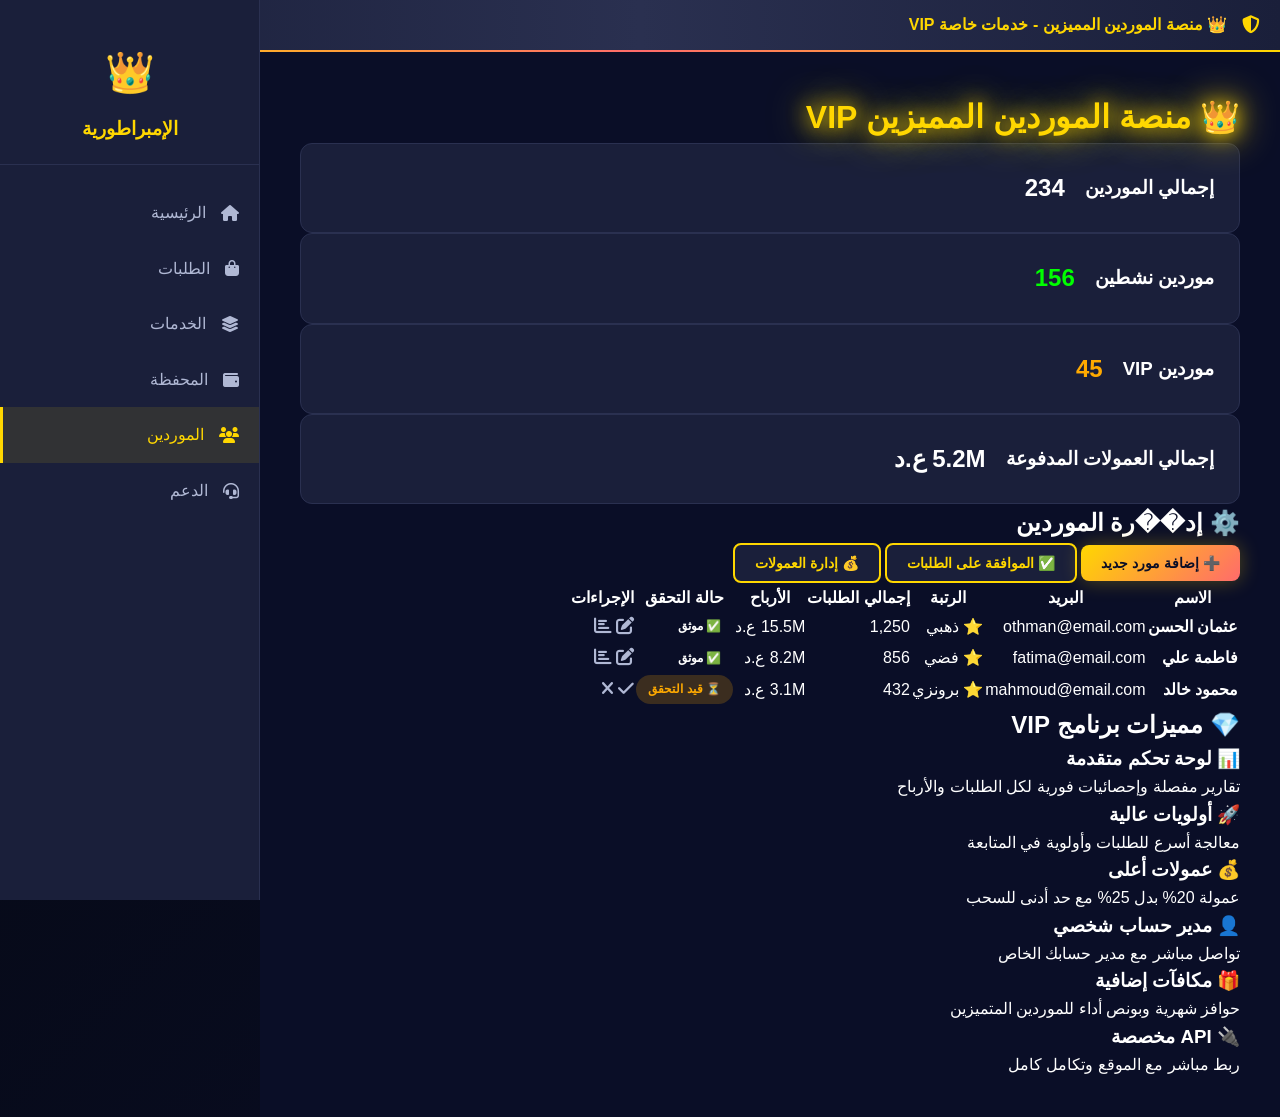
<file: suppliers.html>
<!DOCTYPE html>
<html lang="ar" dir="rtl">
<head>
    <meta charset="UTF-8">
    <meta name="viewport" content="width=device-width, initial-scale=1.0">
    <title>👥 الموردين VIP - إمبراطورية أحمد</title>
    <link rel="stylesheet" href="css/style.css">
    <link rel="stylesheet" href="https://cdnjs.cloudflare.com/ajax/libs/font-awesome/6.4.0/css/all.min.css">
</head>
<body class="suppliers-page">
    <!-- شريط الحماية -->
    <div class="security-bar animated-border">
        <i class="fas fa-shield-alt"></i>
        <span>👑 منصة الموردين المميزين - خدمات خاصة VIP</span>
    </div>

    <!-- Sidebar -->
    <aside class="sidebar">
        <div class="sidebar-header">
            <div class="logo">👑</div>
            <h3>الإمبراطورية</h3>
        </div>
        <nav class="sidebar-nav">
            <a href="dashboard.html" class="nav-item"><i class="fas fa-home"></i><span>الرئيسية</span></a>
            <a href="orders.html" class="nav-item"><i class="fas fa-shopping-bag"></i><span>الطلبات</span></a>
            <a href="services.html" class="nav-item"><i class="fas fa-layer-group"></i><span>الخدمات</span></a>
            <a href="wallet.html" class="nav-item"><i class="fas fa-wallet"></i><span>المحفظة</span></a>
            <a href="suppliers.html" class="nav-item active"><i class="fas fa-users"></i><span>الموردين</span></a>
            <a href="support.html" class="nav-item"><i class="fas fa-headset"></i><span>الدعم</span></a>
        </nav>
    </aside>

    <!-- Main Content -->
    <main class="main-content">
        <div class="dashboard-content">
            <h1 class="glowing-text">👑 منصة الموردين المميزين VIP</h1>

            <!-- Supplier Stats -->
            <div class="supplier-stats">
                <div class="stat-card">
                    <h3>إجمالي الموردين</h3>
                    <p class="stat-value">234</p>
                </div>
                <div class="stat-card">
                    <h3>موردين نشطين</h3>
                    <p class="stat-value" style="color: #00ff00;">156</p>
                </div>
                <div class="stat-card">
                    <h3>موردين VIP</h3>
                    <p class="stat-value" style="color: #ffaa00;">45</p>
                </div>
                <div class="stat-card">
                    <h3>إجمالي العمولات المدفوعة</h3>
                    <p class="stat-value">5.2M ع.د</p>
                </div>
            </div>

            <!-- Supplier Management -->
            <div class="supplier-management">
                <h2>⚙️ إد��رة الموردين</h2>
                <button class="btn btn-primary" onclick="addSupplier()">➕ إضافة مورد جديد</button>
                <button class="btn btn-secondary" onclick="approveRequests()">✅ الموافقة على الطلبات</button>
                <button class="btn btn-secondary" onclick="manageCommissions()">💰 إدارة العمولات</button>
            </div>

            <!-- Suppliers Table -->
            <table class="suppliers-table">
                <thead>
                    <tr>
                        <th>الاسم</th>
                        <th>البريد</th>
                        <th>الرتبة</th>
                        <th>إجمالي الطلبات</th>
                        <th>الأرباح</th>
                        <th>حالة التحقق</th>
                        <th>الإجراءات</th>
                    </tr>
                </thead>
                <tbody>
                    <tr>
                        <td><strong>عثمان الحسن</strong></td>
                        <td>othman@email.com</td>
                        <td><span class="tier-badge tier-gold">⭐ ذهبي</span></td>
                        <td>1,250</td>
                        <td>15.5M ع.د</td>
                        <td><span class="status completed">✅ موثق</span></td>
                        <td>
                            <button class="btn-icon"><i class="fas fa-edit"></i></button>
                            <button class="btn-icon"><i class="fas fa-chart-bar"></i></button>
                        </td>
                    </tr>
                    <tr>
                        <td><strong>فاطمة علي</strong></td>
                        <td>fatima@email.com</td>
                        <td><span class="tier-badge tier-silver">⭐ فضي</span></td>
                        <td>856</td>
                        <td>8.2M ع.د</td>
                        <td><span class="status completed">✅ موثق</span></td>
                        <td>
                            <button class="btn-icon"><i class="fas fa-edit"></i></button>
                            <button class="btn-icon"><i class="fas fa-chart-bar"></i></button>
                        </td>
                    </tr>
                    <tr>
                        <td><strong>محمود خالد</strong></td>
                        <td>mahmoud@email.com</td>
                        <td><span class="tier-badge tier-bronze">⭐ برونزي</span></td>
                        <td>432</td>
                        <td>3.1M ع.د</td>
                        <td><span class="status pending">⏳ قيد التحقق</span></td>
                        <td>
                            <button class="btn-icon"><i class="fas fa-check"></i></button>
                            <button class="btn-icon"><i class="fas fa-times"></i></button>
                        </td>
                    </tr>
                </tbody>
            </table>

            <!-- VIP Benefits -->
            <h2>💎 مميزات برنامج VIP</h2>
            <div class="vip-benefits">
                <div class="benefit-card">
                    <h3>📊 لوحة تحكم متقدمة</h3>
                    <p>تقارير مفصلة وإحصائيات فورية لكل الطلبات والأرباح</p>
                </div>
                <div class="benefit-card">
                    <h3>🚀 أولويات عالية</h3>
                    <p>معالجة أسرع للطلبات وأولوية في المتابعة</p>
                </div>
                <div class="benefit-card">
                    <h3>💰 عمولات أعلى</h3>
                    <p>عمولة 20% بدل 25% مع حد أدنى للسحب</p>
                </div>
                <div class="benefit-card">
                    <h3>👤 مدير حساب شخصي</h3>
                    <p>تواصل مباشر مع مدير حسابك الخاص</p>
                </div>
                <div class="benefit-card">
                    <h3>🎁 مكافآت إضافية</h3>
                    <p>حوافز شهرية وبونص أداء للموردين المتميزين</p>
                </div>
                <div class="benefit-card">
                    <h3>🔌 API مخصصة</h3>
                    <p>ربط مباشر مع الموقع وتكامل كامل</p>
                </div>
            </div>
        </div>
    </main>

    <script>
        function addSupplier() {
            alert('سيتم فتح نموذج إضافة مورد جديد');
        }

        function approveRequests() {
            alert('عرض الطلبات المعلقة للموافقة عليها');
        }

        function manageCommissions() {
            alert('إدارة نسب العمولات والحوافز');
        }
    </script>
</body>
</html>
</file>
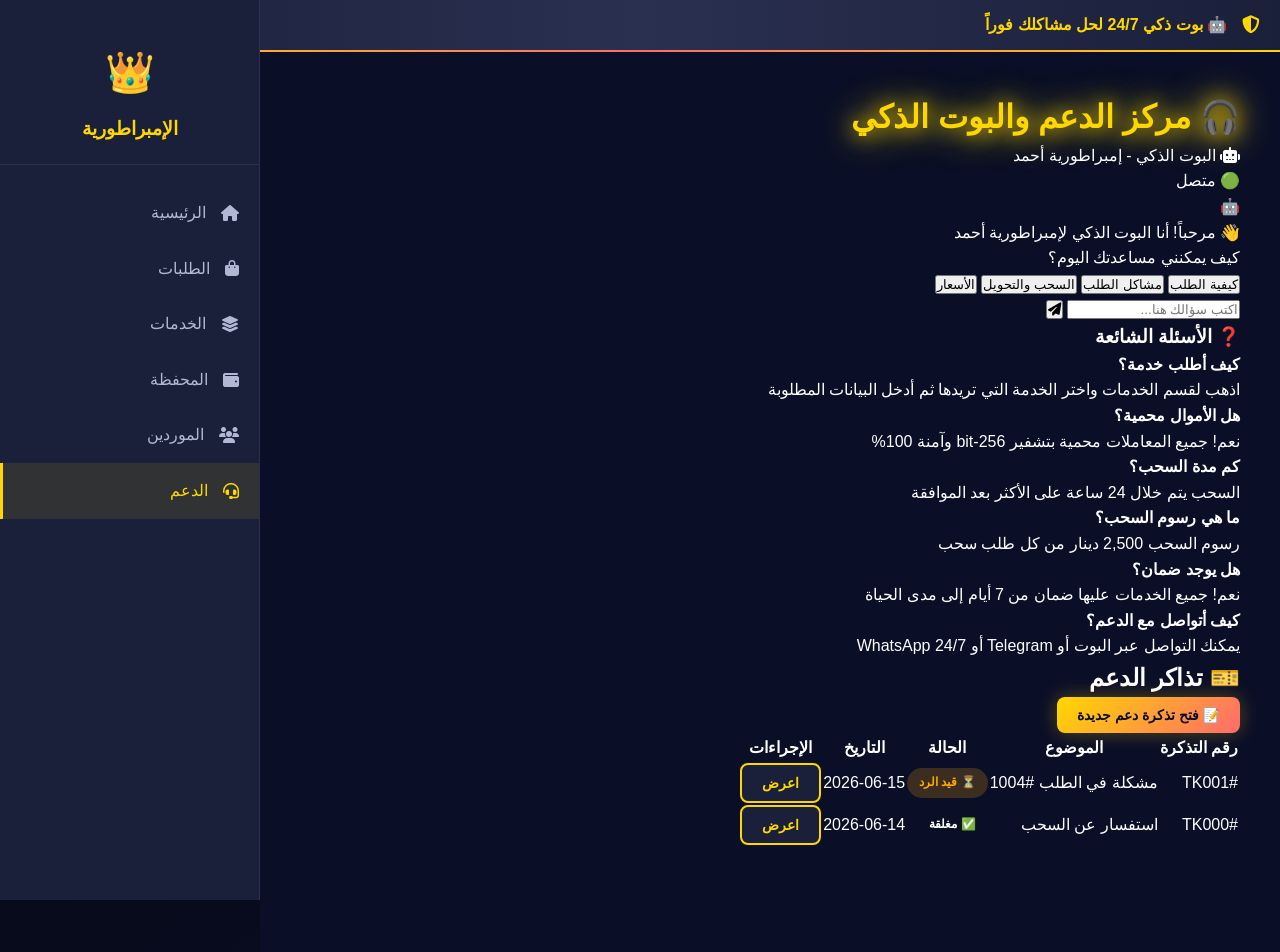
<file: support.html>
<!DOCTYPE html>
<html lang="ar" dir="rtl">
<head>
    <meta charset="UTF-8">
    <meta name="viewport" content="width=device-width, initial-scale=1.0">
    <title>🎧 الدعم والبوت الذكي - إمبراطورية أحمد</title>
    <link rel="stylesheet" href="css/style.css">
    <link rel="stylesheet" href="https://cdnjs.cloudflare.com/ajax/libs/font-awesome/6.4.0/css/all.min.css">
</head>
<body class="support-page">
    <!-- شريط الحماية -->
    <div class="security-bar animated-border">
        <i class="fas fa-shield-alt"></i>
        <span>🤖 بوت ذكي 24/7 لحل مشاكلك فوراً</span>
    </div>

    <!-- Sidebar -->
    <aside class="sidebar">
        <div class="sidebar-header">
            <div class="logo">👑</div>
            <h3>الإمبراطورية</h3>
        </div>
        <nav class="sidebar-nav">
            <a href="dashboard.html" class="nav-item"><i class="fas fa-home"></i><span>الرئيسية</span></a>
            <a href="orders.html" class="nav-item"><i class="fas fa-shopping-bag"></i><span>الطلبات</span></a>
            <a href="services.html" class="nav-item"><i class="fas fa-layer-group"></i><span>الخدمات</span></a>
            <a href="wallet.html" class="nav-item"><i class="fas fa-wallet"></i><span>المحفظة</span></a>
            <a href="suppliers.html" class="nav-item"><i class="fas fa-users"></i><span>الموردين</span></a>
            <a href="support.html" class="nav-item active"><i class="fas fa-headset"></i><span>الدعم</span></a>
        </nav>
    </aside>

    <!-- Main Content -->
    <main class="main-content">
        <div class="dashboard-content">
            <h1 class="glowing-text">🎧 مركز الدعم والبوت الذكي</h1>

            <!-- Chat Interface -->
            <div class="support-container">
                <div class="chat-box">
                    <div class="chat-header">
                        <div class="bot-info">
                            <i class="fas fa-robot"></i>
                            <span>البوت الذكي - إمبراطورية أحمد</span>
                        </div>
                        <div class="chat-status">🟢 متصل</div>
                    </div>

                    <div class="chat-messages" id="chatMessages">
                        <div class="message bot-message">
                            <div class="message-avatar">🤖</div>
                            <div class="message-content">
                                <p>👋 مرحباً! أنا البوت الذكي لإمبراطورية أحمد</p>
                                <p>كيف يمكنني مساعدتك اليوم؟</p>
                                <div class="quick-replies">
                                    <button class="quick-btn" onclick="sendMessage('كيفية الطلب')">كيفية الطلب</button>
                                    <button class="quick-btn" onclick="sendMessage('مشاكل الطلب')">مشاكل الطلب</button>
                                    <button class="quick-btn" onclick="sendMessage('السحب والتحويل')">السحب والتحويل</button>
                                    <button class="quick-btn" onclick="sendMessage('الأسعار')">الأسعار</button>
                                </div>
                            </div>
                        </div>
                    </div>

                    <div class="chat-input">
                        <input type="text" id="messageInput" placeholder="اكتب سؤالك هنا...">
                        <button onclick="sendUserMessage()"><i class="fas fa-paper-plane"></i></button>
                    </div>
                </div>

                <!-- FAQ Sidebar -->
                <aside class="faq-sidebar">
                    <h3>❓ الأسئلة الشائعة</h3>
                    <div class="faq-list">
                        <div class="faq-item">
                            <h4>كيف أطلب خدمة؟</h4>
                            <p>اذهب لقسم الخدمات واختر الخدمة التي تريدها ثم أدخل البيانات المطلوبة</p>
                        </div>
                        <div class="faq-item">
                            <h4>هل الأموال محمية؟</h4>
                            <p>نعم! جميع المعاملات محمية بتشفير 256-bit وآمنة 100%</p>
                        </div>
                        <div class="faq-item">
                            <h4>كم مدة السحب؟</h4>
                            <p>السحب يتم خلال 24 ساعة على الأكثر بعد الموافقة</p>
                        </div>
                        <div class="faq-item">
                            <h4>ما هي رسوم السحب؟</h4>
                            <p>رسوم السحب 2,500 دينار من كل طلب سحب</p>
                        </div>
                        <div class="faq-item">
                            <h4>هل يوجد ضمان؟</h4>
                            <p>نعم! جميع الخدمات عليها ضمان من 7 أيام إلى مدى الحياة</p>
                        </div>
                        <div class="faq-item">
                            <h4>كيف أتواصل مع الدعم؟</h4>
                            <p>يمكنك التواصل عبر البوت أو Telegram أو WhatsApp 24/7</p>
                        </div>
                    </div>
                </aside>
            </div>

            <!-- Support Tickets -->
            <h2>🎫 تذاكر الدعم</h2>
            <div class="tickets-section">
                <button class="btn btn-primary" onclick="createTicket()">📝 فتح تذكرة دعم جديدة</button>
                <table class="tickets-table">
                    <thead>
                        <tr>
                            <th>رقم التذكرة</th>
                            <th>الموضوع</th>
                            <th>الحالة</th>
                            <th>التاريخ</th>
                            <th>الإجراءات</th>
                        </tr>
                    </thead>
                    <tbody>
                        <tr>
                            <td>#TK001</td>
                            <td>مشكلة في الطلب #1004</td>
                            <td><span class="status pending">⏳ قيد الرد</span></td>
                            <td>2026-06-15</td>
                            <td><button class="btn btn-secondary">اعرض</button></td>
                        </tr>
                        <tr>
                            <td>#TK000</td>
                            <td>استفسار عن السحب</td>
                            <td><span class="status completed">✅ مغلقة</span></td>
                            <td>2026-06-14</td>
                            <td><button class="btn btn-secondary">اعرض</button></td>
                        </tr>
                    </tbody>
                </table>
            </div>
        </div>
    </main>

    <script>
        function sendMessage(text) {
            document.getElementById('messageInput').value = text;
            sendUserMessage();
        }

        function sendUserMessage() {
            const input = document.getElementById('messageInput');
            const message = input.value.trim();
            if (!message) return;

            const chatMessages = document.getElementById('chatMessages');
            
            // User message
            const userDiv = document.createElement('div');
            userDiv.className = 'message user-message';
            userDiv.innerHTML = `<div class="message-content"><p>${message}</p></div>`;
            chatMessages.appendChild(userDiv);

            input.value = '';

            // Bot response
            setTimeout(() => {
                const botDiv = document.createElement('div');
                botDiv.className = 'message bot-message';
                botDiv.innerHTML = `
                    <div class="message-avatar">🤖</div>
                    <div class="message-content">
                        <p>شكراً على سؤالك! 😊</p>
                        <p>هذا ردي التلقائي. للتواصل مع فريق الدعم البشري، يرجى فتح تذكرة دعم.</p>
                    </div>
                `;
                chatMessages.appendChild(botDiv);
                chatMessages.scrollTop = chatMessages.scrollHeight;
            }, 500);

            chatMessages.scrollTop = chatMessages.scrollHeight;
        }

        function createTicket() {
            alert('سيتم فتح نموذج إنشاء تذكرة دعم جديدة');
        }

        document.getElementById('messageInput').addEventListener('keypress', (e) => {
            if (e.key === 'Enter') sendUserMessage();
        });
    </script>
</body>
</html>
</file>
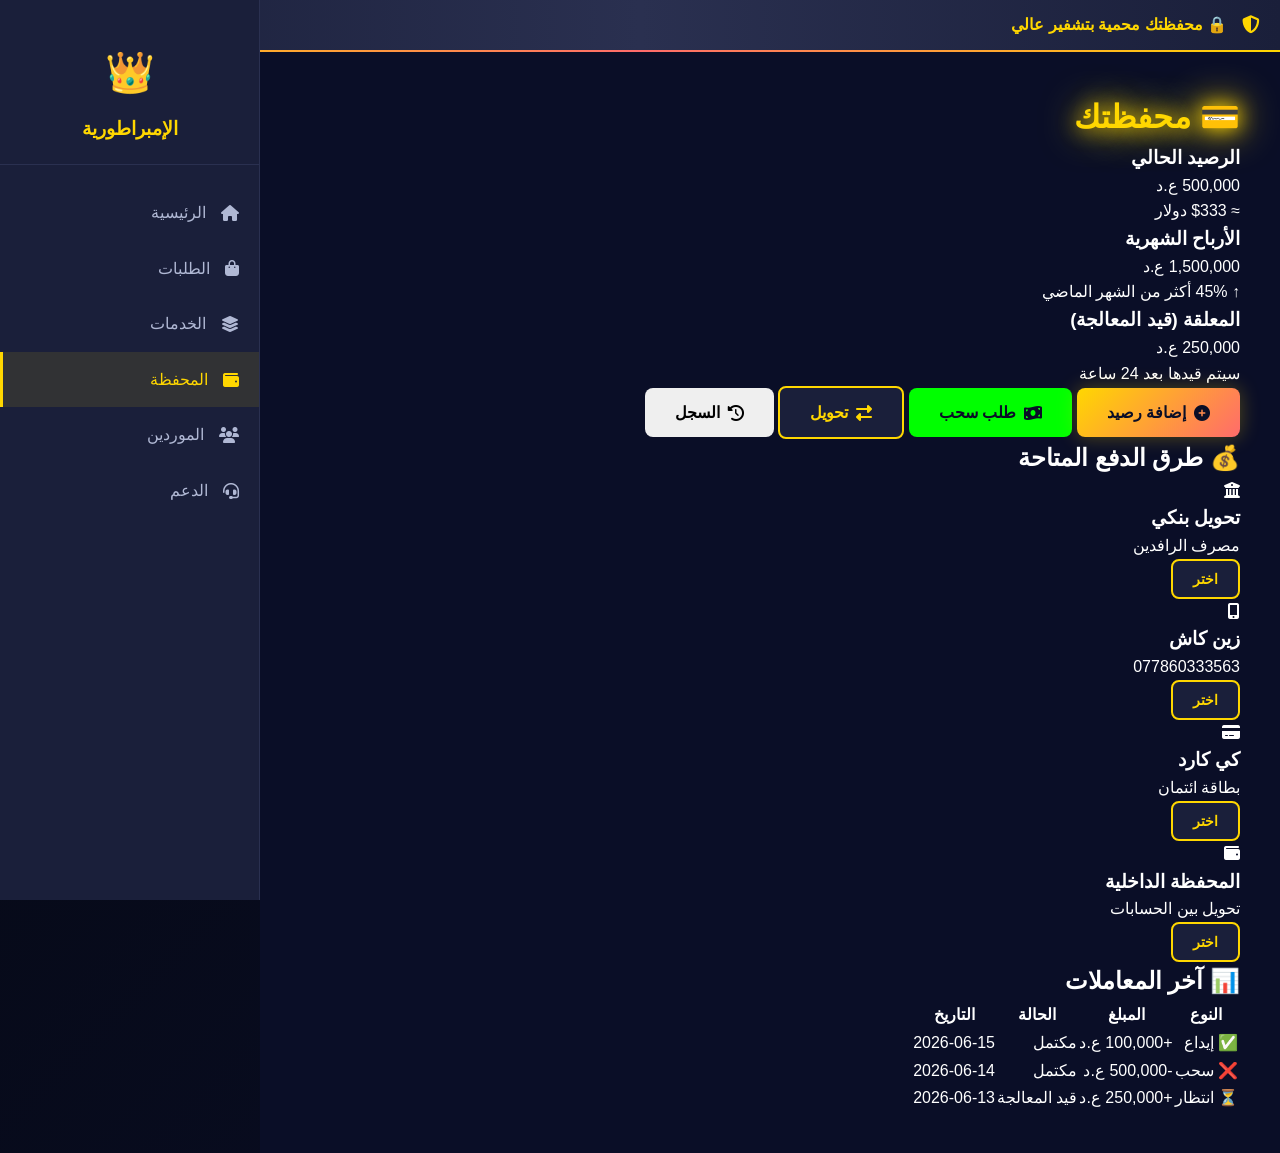
<file: wallet.html>
<!DOCTYPE html>
<html lang="ar" dir="rtl">
<head>
    <meta charset="UTF-8">
    <meta name="viewport" content="width=device-width, initial-scale=1.0">
    <title>💳 المحفظة والسحب - إمبراطورية أحمد</title>
    <link rel="stylesheet" href="css/style.css">
    <link rel="stylesheet" href="https://cdnjs.cloudflare.com/ajax/libs/font-awesome/6.4.0/css/all.min.css">
</head>
<body class="wallet-page">
    <!-- شريط الحماية -->
    <div class="security-bar animated-border">
        <i class="fas fa-shield-alt"></i>
        <span>🔒 محفظتك محمية بتشفير عالي</span>
    </div>

    <!-- Sidebar -->
    <aside class="sidebar">
        <div class="sidebar-header">
            <div class="logo">👑</div>
            <h3>الإمبراطورية</h3>
        </div>
        <nav class="sidebar-nav">
            <a href="dashboard.html" class="nav-item"><i class="fas fa-home"></i><span>الرئيسية</span></a>
            <a href="orders.html" class="nav-item"><i class="fas fa-shopping-bag"></i><span>الطلبات</span></a>
            <a href="services.html" class="nav-item"><i class="fas fa-layer-group"></i><span>الخدمات</span></a>
            <a href="wallet.html" class="nav-item active"><i class="fas fa-wallet"></i><span>المحفظة</span></a>
            <a href="suppliers.html" class="nav-item"><i class="fas fa-users"></i><span>الموردين</span></a>
            <a href="support.html" class="nav-item"><i class="fas fa-headset"></i><span>الدعم</span></a>
        </nav>
    </aside>

    <!-- Main Content -->
    <main class="main-content">
        <div class="dashboard-content">
            <h1 class="glowing-text">💳 محفظتك</h1>

            <!-- Wallet Balance -->
            <div class="wallet-balance">
                <div class="balance-card primary">
                    <h3>الرصيد الحالي</h3>
                    <p class="balance-amount">500,000 <span>ع.د</span></p>
                    <p class="balance-info">≈ $333 دولار</p>
                </div>
                <div class="balance-card success">
                    <h3>الأرباح الشهرية</h3>
                    <p class="balance-amount">1,500,000 <span>ع.د</span></p>
                    <p class="balance-info">↑ 45% أكثر من الشهر الماضي</p>
                </div>
                <div class="balance-card warning">
                    <h3>المعلقة (قيد المعالجة)</h3>
                    <p class="balance-amount">250,000 <span>ع.د</span></p>
                    <p class="balance-info">سيتم قيدها بعد 24 ساعة</p>
                </div>
            </div>

            <!-- Action Buttons -->
            <div class="wallet-actions">
                <button class="btn btn-primary btn-large" onclick="showAddBalance()">
                    <i class="fas fa-plus-circle"></i> إضافة رصيد
                </button>
                <button class="btn btn-success btn-large" onclick="showWithdrawal()">
                    <i class="fas fa-money-bill-wave"></i> طلب سحب
                </button>
                <button class="btn btn-secondary btn-large" onclick="showTransfer()">
                    <i class="fas fa-exchange-alt"></i> تحويل
                </button>
                <button class="btn btn-info btn-large" onclick="showHistory()">
                    <i class="fas fa-history"></i> السجل
                </button>
            </div>

            <!-- Payment Methods -->
            <h2>💰 طرق الدفع المتاحة</h2>
            <div class="payment-methods">
                <div class="payment-card">
                    <div class="payment-icon"><i class="fas fa-university"></i></div>
                    <h3>تحويل بنكي</h3>
                    <p>مصرف الرافدين</p>
                    <button class="btn btn-secondary" onclick="alert('سيتم إرسال البيانات البنكية')">اختر</button>
                </div>
                <div class="payment-card">
                    <div class="payment-icon"><i class="fas fa-mobile-alt"></i></div>
                    <h3>زين كاش</h3>
                    <p>077860333563</p>
                    <button class="btn btn-secondary">اختر</button>
                </div>
                <div class="payment-card">
                    <div class="payment-icon"><i class="fas fa-credit-card"></i></div>
                    <h3>كي كارد</h3>
                    <p>بطاقة ائتمان</p>
                    <button class="btn btn-secondary">اختر</button>
                </div>
                <div class="payment-card">
                    <div class="payment-icon"><i class="fas fa-wallet"></i></div>
                    <h3>المحفظة الداخلية</h3>
                    <p>تحويل بين الحسابات</p>
                    <button class="btn btn-secondary">اختر</button>
                </div>
            </div>

            <!-- Transaction History -->
            <h2>📊 آخر المعاملات</h2>
            <table class="transactions-table">
                <thead>
                    <tr>
                        <th>النوع</th>
                        <th>المبلغ</th>
                        <th>الحالة</th>
                        <th>التاريخ</th>
                    </tr>
                </thead>
                <tbody>
                    <tr>
                        <td><span class="badge badge-success">✅ إيداع</span></td>
                        <td class="text-success">+100,000 ع.د</td>
                        <td>مكتمل</td>
                        <td>2026-06-15</td>
                    </tr>
                    <tr>
                        <td><span class="badge badge-danger">❌ سحب</span></td>
                        <td class="text-danger">-500,000 ع.د</td>
                        <td>مكتمل</td>
                        <td>2026-06-14</td>
                    </tr>
                    <tr>
                        <td><span class="badge badge-warning">⏳ انتظار</span></td>
                        <td class="text-warning">+250,000 ع.د</td>
                        <td>قيد المعالجة</td>
                        <td>2026-06-13</td>
                    </tr>
                </tbody>
            </table>
        </div>
    </main>

    <!-- Withdrawal Modal -->
    <div id="withdrawalModal" class="modal">
        <div class="modal-content">
            <div class="modal-header">
                <h2>طلب سحب أموال</h2>
                <button class="close-btn" onclick="closeModal()">&times;</button>
            </div>
            <div class="modal-body">
                <div class="form-group">
                    <label>طريقة السحب</label>
                    <select>
                        <option>تحويل بنكي - مصرف الرافدين</option>
                        <option>زين كاش</option>
                        <option>كي كارد</option>
                    </select>
                </div>
                <div class="form-group">
                    <label>المبلغ (الحد الأدنى: 10,000 ع.د)</label>
                    <input type="number" placeholder="أدخل المبلغ" min="10000" max="500000">
                </div>
                <div class="form-group">
                    <p><strong>الرسوم:</strong> 2,500 ع.د</p>
                    <p><strong>ستستلم:</strong> <span id="netAmount">0</span> ع.د</p>
                </div>
            </div>
            <div class="modal-footer">
                <button class="btn btn-secondary" onclick="closeModal()">إلغاء</button>
                <button class="btn btn-primary" onclick="confirmWithdrawal()">تأكيد السحب</button>
            </div>
        </div>
    </div>

    <script>
        function showWithdrawal() {
            document.getElementById('withdrawalModal').style.display = 'block';
        }

        function closeModal() {
            document.getElementById('withdrawalModal').style.display = 'none';
        }

        function confirmWithdrawal() {
            alert('تم إرسال طلب السحب! ✅ سيتم معالجته خلال 24 ساعة');
            closeModal();
        }

        function showAddBalance() {
            alert('سيتم فتح صفحة إضافة رصيد');
        }

        function showTransfer() {
            alert('سيتم فتح صفحة التحويل بين الحسابات');
        }

        function showHistory() {
            alert('يتم عرض السجل الكامل للمعاملات');
        }
    </script>
</body>
</html>
</file>
<file: css/style.css>
/* ========== متغيرات الألوان والأساليب ========== */
:root {
    --primary-color: #FFD700;
    --secondary-color: #FF6B6B;
    --success-color: #00FF00;
    --warning-color: #FFAA00;
    --danger-color: #FF4444;
    --dark-bg: #0a0e27;
    --darker-bg: #050812;
    --card-bg: #1a1f3a;
    --text-primary: #ffffff;
    --text-secondary: #b0b8d4;
    --border-color: #2a3050;
    --glow-color: #FFD700;
}

* {
    margin: 0;
    padding: 0;
    box-sizing: border-box;
}

body {
    font-family: 'Segoe UI', Tahoma, Geneva, Verdana, sans-serif;
    background: linear-gradient(135deg, var(--darker-bg) 0%, var(--dark-bg) 100%);
    color: var(--text-primary);
    line-height: 1.6;
    overflow-x: hidden;
}

/* ========== شريط الحماية ========== */
.security-bar {
    background: linear-gradient(90deg, #1a1f3a 0%, #2a3050 50%, #1a1f3a 100%);
    border-bottom: 2px solid var(--glow-color);
    padding: 12px 20px;
    display: flex;
    align-items: center;
    gap: 15px;
    color: var(--glow-color);
    font-weight: bold;
    text-align: center;
    position: relative;
    animation: glow-pulse 2s infinite;
}

.security-bar i {
    font-size: 18px;
}

.animated-border {
    background-clip: padding-box;
    border-image: linear-gradient(90deg, var(--glow-color), var(--secondary-color), var(--glow-color)) 1;
}

/* ========== Header ========== */
.royal-header {
    background: linear-gradient(135deg, #1a1f3a 0%, #2a3050 50%, #1a1f3a 100%);
    border-bottom: 2px solid var(--glow-color);
    padding: 20px 40px;
    box-shadow: 0 8px 32px rgba(255, 215, 0, 0.1);
    position: sticky;
    top: 0;
    z-index: 1000;
}

.header-container {
    display: flex;
    justify-content: space-between;
    align-items: center;
    max-width: 1400px;
    margin: 0 auto;
}

.logo-section {
    display: flex;
    align-items: center;
    gap: 15px;
}

.logo-section .logo-icon {
    font-size: 40px;
    animation: bounce 2s infinite;
}

.logo-title {
    font-size: 28px;
    font-weight: bold;
    background: linear-gradient(135deg, var(--glow-color), var(--secondary-color));
    -webkit-background-clip: text;
    -webkit-text-fill-color: transparent;
    background-clip: text;
}

.logo-title .subtitle {
    display: block;
    font-size: 12px;
    color: var(--text-secondary);
    -webkit-text-fill-color: unset;
}

.nav-menu {
    display: flex;
    gap: 30px;
    align-items: center;
}

.nav-link {
    color: var(--text-primary);
    text-decoration: none;
    font-weight: 500;
    padding: 8px 16px;
    border-radius: 4px;
    transition: all 0.3s ease;
    position: relative;
}

.nav-link:hover,
.nav-link.active {
    color: var(--glow-color);
    text-shadow: 0 0 10px var(--glow-color);
    background: rgba(255, 215, 0, 0.1);
}

.btn-login {
    background: linear-gradient(135deg, var(--glow-color), var(--secondary-color));
    color: var(--dark-bg) !important;
    padding: 10px 20px;
    border-radius: 20px;
    font-weight: bold;
}

/* ========== Hero Section ========== */
.hero-section {
    text-align: center;
    padding: 80px 40px;
    background: linear-gradient(135deg, rgba(255, 215, 0, 0.05) 0%, rgba(255, 107, 107, 0.05) 100%);
    position: relative;
    overflow: hidden;
}

.hero-content {
    max-width: 800px;
    margin: 0 auto;
    z-index: 2;
    position: relative;
}

.hero-title {
    font-size: 48px;
    margin-bottom: 20px;
    font-weight: bold;
}

.glowing-text {
    text-shadow: 0 0 20px var(--glow-color), 0 0 40px var(--glow-color);
    color: var(--glow-color);
    animation: glow-pulse 2s infinite;
}

.hero-subtitle {
    font-size: 18px;
    color: var(--text-secondary);
    margin-bottom: 40px;
}

.hero-buttons {
    display: flex;
    gap: 20px;
    justify-content: center;
    flex-wrap: wrap;
}

.hero-animation {
    position: absolute;
    top: 0;
    left: 0;
    right: 0;
    bottom: 0;
    display: flex;
    justify-content: space-around;
    align-items: center;
    pointer-events: none;
    opacity: 0.3;
}

.floating-icon {
    font-size: 80px;
    animation: float 4s ease-in-out infinite;
}

.icon-1 { animation-delay: 0s; }
.icon-2 { animation-delay: 1s; }
.icon-3 { animation-delay: 2s; }
.icon-4 { animation-delay: 3s; }

/* ========== Buttons ========== */
.btn {
    padding: 10px 20px;
    border: none;
    border-radius: 8px;
    font-size: 14px;
    font-weight: 600;
    cursor: pointer;
    transition: all 0.3s ease;
    display: inline-flex;
    align-items: center;
    gap: 8px;
}

.btn-primary {
    background: linear-gradient(135deg, var(--glow-color), var(--secondary-color));
    color: var(--dark-bg);
    box-shadow: 0 0 20px rgba(255, 215, 0, 0.3);
}

.btn-primary:hover {
    box-shadow: 0 0 40px rgba(255, 215, 0, 0.6);
    transform: scale(1.05);
}

.btn-secondary {
    background: var(--card-bg);
    color: var(--glow-color);
    border: 2px solid var(--glow-color);
}

.btn-secondary:hover {
    background: var(--glow-color);
    color: var(--dark-bg);
}

.btn-success {
    background: var(--success-color);
    color: var(--dark-bg);
}

.btn-danger {
    background: var(--danger-color);
    color: white;
}

.btn-large {
    padding: 15px 30px;
    font-size: 16px;
}

.btn-block {
    width: 100%;
    justify-content: center;
}

/* ========== Features Section ========== */
.section-title {
    text-align: center;
    font-size: 36px;
    margin: 60px 0 40px 0;
    color: var(--glow-color);
    text-shadow: 0 0 20px var(--glow-color);
}

.features-grid {
    display: grid;
    grid-template-columns: repeat(auto-fit, minmax(300px, 1fr));
    gap: 30px;
    max-width: 1400px;
    margin: 0 auto;
    padding: 40px;
}

.feature-card {
    background: var(--card-bg);
    padding: 30px;
    border-radius: 12px;
    border: 1px solid var(--border-color);
    transition: all 0.3s ease;
    text-align: center;
}

.feature-card:hover {
    transform: translateY(-10px);
    border-color: var(--glow-color);
    box-shadow: 0 0 30px rgba(255, 215, 0, 0.2);
}

.feature-icon {
    font-size: 48px;
    width: 80px;
    height: 80px;
    border-radius: 50%;
    display: flex;
    align-items: center;
    justify-content: center;
    margin: 0 auto 20px;
}

.feature-card h3 {
    font-size: 18px;
    margin-bottom: 15px;
    color: var(--glow-color);
}

.feature-card p {
    color: var(--text-secondary);
    font-size: 14px;
}

/* ========== Stats Section ========== */
.stats-section {
    padding: 60px 40px;
    background: linear-gradient(135deg, rgba(255, 215, 0, 0.05) 0%, rgba(255, 107, 107, 0.05) 100%);
}

.stats-container {
    display: grid;
    grid-template-columns: repeat(auto-fit, minmax(200px, 1fr));
    gap: 30px;
    max-width: 1200px;
    margin: 0 auto;
}

.stat-box {
    text-align: center;
    padding: 40px 20px;
    background: var(--card-bg);
    border-radius: 12px;
    border: 2px solid var(--border-color);
    transition: all 0.3s ease;
}

.stat-box:hover {
    border-color: var(--glow-color);
    box-shadow: 0 0 20px rgba(255, 215, 0, 0.2);
}

.stat-number {
    font-size: 48px;
    font-weight: bold;
    color: var(--glow-color);
    text-shadow: 0 0 10px var(--glow-color);
    margin-bottom: 10px;
}

.stat-label {
    color: var(--text-secondary);
    font-size: 14px;
}

/* ========== Pricing Section ========== */
.pricing-section {
    padding: 60px 40px;
    background: var(--darker-bg);
}

.pricing-grid {
    display: grid;
    grid-template-columns: repeat(auto-fit, minmax(300px, 1fr));
    gap: 30px;
    max-width: 1200px;
    margin: 0 auto;
    padding: 40px 0;
}

.pricing-card {
    background: var(--card-bg);
    padding: 40px 30px;
    border-radius: 12px;
    border: 2px solid var(--border-color);
    position: relative;
    transition: all 0.3s ease;
}

.pricing-card.featured {
    border-color: var(--glow-color);
    box-shadow: 0 0 30px rgba(255, 215, 0, 0.2);
    transform: scale(1.05);
}

.pricing-badge {
    position: absolute;
    top: -15px;
    right: 20px;
    background: var(--glow-color);
    color: var(--dark-bg);
    padding: 5px 15px;
    border-radius: 20px;
    font-weight: bold;
    font-size: 12px;
}

.pricing-badge.popular {
    background: linear-gradient(135deg, var(--glow-color), var(--secondary-color));
}

.price {
    font-size: 36px;
    font-weight: bold;
    color: var(--glow-color);
    margin: 20px 0;
}

.currency {
    font-size: 24px;
}

.period {
    font-size: 14px;
    color: var(--text-secondary);
    display: block;
}

.features-list {
    list-style: none;
    margin: 30px 0;
}

.features-list li {
    padding: 10px 0;
    color: var(--text-secondary);
    display: flex;
    align-items: center;
    gap: 10px;
}

.features-list .green {
    color: var(--success-color);
}

.features-list .red {
    color: var(--danger-color);
}

/* ========== Login Page ========== */
.login-page {
    min-height: 100vh;
    display: flex;
    align-items: center;
    justify-content: center;
    padding: 40px 20px;
}

.login-container {
    display: grid;
    grid-template-columns: 1fr 1fr;
    gap: 40px;
    max-width: 1000px;
    width: 100%;
}

.login-card {
    background: var(--card-bg);
    padding: 50px;
    border-radius: 12px;
    border: 1px solid var(--border-color);
    box-shadow: 0 0 30px rgba(255, 215, 0, 0.1);
}

.login-header {
    text-align: center;
    margin-bottom: 40px;
}

.login-header .logo-icon {
    font-size: 60px;
    margin-bottom: 20px;
}

.login-header h1 {
    color: var(--glow-color);
    font-size: 28px;
    margin-bottom: 10px;
}

.login-header p {
    color: var(--text-secondary);
}

.tabs-container {
    display: flex;
    gap: 20px;
    margin-bottom: 30px;
    border-bottom: 1px solid var(--border-color);
}

.tab-btn {
    background: none;
    border: none;
    color: var(--text-secondary);
    padding: 12px 20px;
    cursor: pointer;
    border-bottom: 2px solid transparent;
    transition: all 0.3s ease;
    font-weight: 600;
}

.tab-btn.active {
    color: var(--glow-color);
    border-bottom-color: var(--glow-color);
}

.form-tab {
    display: none;
}

.form-tab.active {
    display: block;
    animation: fadeIn 0.3s ease;
}

.form-group {
    margin-bottom: 20px;
}

.form-group label {
    display: block;
    margin-bottom: 8px;
    color: var(--text-primary);
    font-weight: 600;
}

.form-group input,
.form-group select {
    width: 100%;
    padding: 12px;
    background: var(--dark-bg);
    border: 1px solid var(--border-color);
    border-radius: 8px;
    color: var(--text-primary);
    font-size: 14px;
    transition: all 0.3s ease;
}

.form-group input:focus,
.form-group select:focus {
    outline: none;
    border-color: var(--glow-color);
    box-shadow: 0 0 10px rgba(255, 215, 0, 0.2);
}

.input-group {
    display: flex;
    align-items: center;
    background: var(--dark-bg);
    border: 1px solid var(--border-color);
    border-radius: 8px;
    padding: 0 12px;
    transition: all 0.3s ease;
}

.input-group:focus-within {
    border-color: var(--glow-color);
    box-shadow: 0 0 10px rgba(255, 215, 0, 0.2);
}

.input-group i {
    color: var(--text-secondary);
    margin-right: 10px;
}

.input-group input {
    flex: 1;
    background: none;
    border: none;
    padding: 12px 0;
}

.toggle-password {
    cursor: pointer;
    color: var(--glow-color);
}

.or-divider {
    text-align: center;
    margin: 20px 0;
    color: var(--text-secondary);
}

.btn-social {
    background: var(--dark-bg);
    border: 1px solid var(--border-color);
    color: var(--text-primary);
}

.login-benefits {
    padding: 40px;
    background: linear-gradient(135deg, rgba(255, 215, 0, 0.05) 0%, rgba(255, 107, 107, 0.05) 100%);
    border-radius: 12px;
}

.login-benefits h3 {
    color: var(--glow-color);
    margin-bottom: 25px;
    font-size: 20px;
}

.benefits-list {
    display: flex;
    flex-direction: column;
    gap: 15px;
}

.benefit-item {
    display: flex;
    align-items: center;
    gap: 12px;
    color: var(--text-secondary);
}

.benefit-item i {
    color: var(--success-color);
    font-size: 20px;
}

/* ========== Dashboard Page ========== */
.sidebar {
    position: fixed;
    left: 0;
    top: 0;
    width: 260px;
    height: 100vh;
    background: var(--card-bg);
    border-right: 1px solid var(--border-color);
    overflow-y: auto;
    padding-top: 20px;
    z-index: 999;
}

.sidebar-header {
    text-align: center;
    padding: 20px;
    border-bottom: 1px solid var(--border-color);
    margin-bottom: 20px;
}

.sidebar-header .logo {
    font-size: 40px;
    margin-bottom: 10px;
}

.sidebar-header h3 {
    color: var(--glow-color);
}

.sidebar-nav {
    display: flex;
    flex-direction: column;
}

.nav-item {
    display: flex;
    align-items: center;
    gap: 15px;
    padding: 15px 20px;
    color: var(--text-secondary);
    text-decoration: none;
    transition: all 0.3s ease;
    border-left: 3px solid transparent;
    position: relative;
}

.nav-item:hover,
.nav-item.active {
    background: rgba(255, 215, 0, 0.1);
    color: var(--glow-color);
    border-left-color: var(--glow-color);
}

.nav-item .badge {
    background: var(--danger-color);
    color: white;
    padding: 2px 8px;
    border-radius: 12px;
    font-size: 12px;
    margin-left: auto;
}

.main-content {
    margin-left: 260px;
    background: var(--dark-bg);
    min-height: 100vh;
}

.top-bar {
    background: var(--card-bg);
    padding: 20px 40px;
    border-bottom: 1px solid var(--border-color);
    display: flex;
    justify-content: space-between;
    align-items: center;
    gap: 20px;
}

.search-box {
    flex: 1;
    display: flex;
    align-items: center;
    background: var(--dark-bg);
    border: 1px solid var(--border-color);
    border-radius: 8px;
    padding: 0 15px;
    max-width: 400px;
}

.search-box i {
    color: var(--text-secondary);
    margin-right: 10px;
}

.search-box input {
    flex: 1;
    background: none;
    border: none;
    color: var(--text-primary);
    padding: 10px 0;
}

.top-actions {
    display: flex;
    align-items: center;
    gap: 20px;
}

.btn-icon {
    background: none;
    border: none;
    color: var(--text-secondary);
    cursor: pointer;
    font-size: 18px;
    transition: all 0.3s ease;
    position: relative;
}

.btn-icon:hover {
    color: var(--glow-color);
}

.notification-badge {
    position: absolute;
    top: -8px;
    right: -8px;
    background: var(--danger-color);
    color: white;
    width: 20px;
    height: 20px;
    border-radius: 50%;
    display: flex;
    align-items: center;
    justify-content: center;
    font-size: 12px;
}

.user-profile {
    display: flex;
    align-items: center;
    gap: 12px;
    cursor: pointer;
}

.user-profile img {
    width: 40px;
    height: 40px;
    border-radius: 50%;
    border: 2px solid var(--glow-color);
}

.dashboard-content {
    padding: 40px;
    max-width: 1400px;
    margin: 0 auto;
}

.welcome-section {
    margin-bottom: 40px;
}

.welcome-section h1 {
    font-size: 32px;
    margin-bottom: 10px;
}

.welcome-section p {
    color: var(--text-secondary);
}

.stats-grid {
    display: grid;
    grid-template-columns: repeat(auto-fit, minmax(250px, 1fr));
    gap: 20px;
    margin-bottom: 40px;
}

.stat-card {
    background: var(--card-bg);
    padding: 25px;
    border-radius: 12px;
    border: 1px solid var(--border-color);
    display: flex;
    gap: 20px;
    align-items: center;
    transition: all 0.3s ease;
}

.stat-card:hover {
    border-color: var(--glow-color);
    box-shadow: 0 0 20px rgba(255, 215, 0, 0.1);
}

.stat-icon {
    width: 60px;
    height: 60px;
    border-radius: 50%;
    display: flex;
    align-items: center;
    justify-content: center;
    font-size: 24px;
    color: white;
}

.stat-info h3 {
    font-size: 14px;
    color: var(--text-secondary);
    margin-bottom: 10px;
}

.stat-value {
    font-size: 24px;
    font-weight: bold;
    color: var(--text-primary);
}

.stat-info small {
    font-size: 12px;
    color: var(--text-secondary);
}

/* ========== Charts ========== */
.charts-section {
    display: grid;
    grid-template-columns: repeat(auto-fit, minmax(400px, 1fr));
    gap: 20px;
    margin-bottom: 40px;
}

.chart-card {
    background: var(--card-bg);
    padding: 25px;
    border-radius: 12px;
    border: 1px solid var(--border-color);
}

.chart-card h3 {
    margin-bottom: 20px;
    color: var(--glow-color);
}

/* ========== Orders Table ========== */
.recent-orders {
    background: var(--card-bg);
    padding: 25px;
    border-radius: 12px;
    border: 1px solid var(--border-color);
    margin-bottom: 40px;
}

.recent-orders h3 {
    margin-bottom: 20px;
    color: var(--glow-color);
}

.orders-table {
    width: 100%;
    border-collapse: collapse;
}

.orders-table thead {
    background: var(--dark-bg);
    border-bottom: 2px solid var(--border-color);
}

.orders-table th {
    padding: 15px;
    text-align: right;
    color: var(--text-secondary);
    font-weight: 600;
}

.orders-table td {
    padding: 15px;
    border-bottom: 1px solid var(--border-color);
    color: var(--text-primary);
}

.orders-table tbody tr:hover {
    background: rgba(255, 215, 0, 0.05);
}

.status {
    display: inline-block;
    padding: 5px 12px;
    border-radius: 20px;
    font-size: 12px;
    font-weight: 600;
}

.status.success {
    background: rgba(0, 255, 0, 0.2);
    color: var(--success-color);
}

.status.pending {
    background: rgba(255, 170, 0, 0.2);
    color: var(--warning-color);
}

.status.cancelled {
    background: rgba(255, 68, 68, 0.2);
    color: var(--danger-color);
}

/* ========== Quick Actions ========== */
.quick-actions {
    background: var(--card-bg);
    padding: 25px;
    border-radius: 12px;
    border: 1px solid var(--border-color);
}

.quick-actions h3 {
    margin-bottom: 20px;
    color: var(--glow-color);
}

.actions-grid {
    display: grid;
    grid-template-columns: repeat(auto-fit, minmax(150px, 1fr));
    gap: 15px;
}

.action-btn {
    background: var(--dark-bg);
    border: 1px solid var(--border-color);
    padding: 20px;
    border-radius: 8px;
    cursor: pointer;
    transition: all 0.3s ease;
    display: flex;
    flex-direction: column;
    align-items: center;
    gap: 10px;
    color: var(--text-primary);
}

.action-btn:hover {
    border-color: var(--glow-color);
    background: rgba(255, 215, 0, 0.1);
    transform: translateY(-5px);
}

.action-btn i {
    font-size: 28px;
    color: var(--glow-color);
}

/* ========== Services Page ========== */
.platform-filters,
.service-tabs {
    display: flex;
    gap: 15px;
    flex-wrap: wrap;
    margin-bottom: 30px;
}

.filter-btn,
.tab-btn {
    background: var(--dark-bg);
    border: 1px solid var(--border-color);
    color: var(--text-primary);
    padding: 10px 20px;
    border-radius: 8px;
    cursor: pointer;
    transition: all 0.3s ease;
}

.filter-btn:hover,
.filter-btn.active,
.tab-btn:hover,
.tab-btn.active {
    background: var(--glow-color);
    color: var(--dark-bg);
    border-color: var(--glow-color);
    box-shadow: 0 0 15px rgba(255, 215, 0, 0.3);
}

.services-grid {
    display: grid;
    grid-template-columns: repeat(auto-fill, minmax(250px, 1fr));
    gap: 20px;
    margin-bottom: 40px;
}

.service-card {
    background: var(--card-bg);
    padding: 20px;
    border-radius: 12px;
    border: 1px solid var(--border-color);
    transition: all 0.3s ease;
    text-align: center;
}

.service-card:hover {
    transform: translateY(-10px);
    box-shadow: 0 0 25px rgba(255, 215, 0, 0.2);
}

.service-icon {
    font-size: 48px;
    margin-bottom: 15px;
}

.service-card h3 {
    font-size: 16px;
    margin-bottom: 10px;
    color: var(--glow-color);
}

.platform-tag {
    display: inline-block;
    background: rgba(255, 215, 0, 0.1);
    color: var(--glow-color);
    padding: 5px 10px;
    border-radius: 5px;
    font-size: 12px;
    margin-bottom: 15px;
}

.price-section {
    margin: 15px 0;
}

.price {
    font-size: 18px;
    font-weight: bold;
    color: var(--glow-color);
    margin-bottom: 5px;
}

.warranty {
    font-size: 12px;
    color: var(--text-secondary);
}

/* ========== Modal ========== */
.modal {
    display: none;
    position: fixed;
    top: 0;
    left: 0;
    right: 0;
    bottom: 0;
    background: rgba(0, 0, 0, 0.7);
    z-index: 2000;
    align-items: center;
    justify-content: center;
}

.modal.active {
    display: flex;
}

.modal-content {
    background: var(--card-bg);
    padding: 30px;
    border-radius: 12px;
    border: 1px solid var(--border-color);
    max-width: 500px;
    width: 90%;
    box-shadow: 0 0 40px rgba(255, 215, 0, 0.2);
}

.modal-header {
    display: flex;
    justify-content: space-between;
    align-items: center;
    margin-bottom: 20px;
}

.modal-header h2 {
    color: var(--glow-color);
}

.close-btn {
    background: none;
    border: none;
    color: var(--text-secondary);
    font-size: 28px;
    cursor: pointer;
    transition: all 0.3s ease;
}

.close-btn:hover {
    color: var(--glow-color);
}

.modal-body {
    margin-bottom: 20px;
}

.modal-footer {
    display: flex;
    gap: 15px;
    justify-content: flex-end;
}

/* ========== Footer ========== */
.footer {
    background: var(--card-bg);
    border-top: 1px solid var(--border-color);
    padding: 40px;
    margin-top: 60px;
}

.footer-content {
    display: grid;
    grid-template-columns: repeat(auto-fit, minmax(250px, 1fr));
    gap: 30px;
    max-width: 1400px;
    margin: 0 auto;
    margin-bottom: 30px;
}

.footer-section h4 {
    color: var(--glow-color);
    margin-bottom: 15px;
}

.footer-section a {
    color: var(--text-secondary);
    text-decoration: none;
    transition: all 0.3s ease;
}

.footer-section a:hover {
    color: var(--glow-color);
}

.social-links {
    display: flex;
    gap: 15px;
}

.social-icon {
    width: 40px;
    height: 40px;
    border-radius: 50%;
    background: rgba(255, 215, 0, 0.1);
    display: flex;
    align-items: center;
    justify-content: center;
    color: var(--glow-color);
    transition: all 0.3s ease;
}

.social-icon:hover {
    background: var(--glow-color);
    color: var(--dark-bg);
    transform: translateY(-3px);
}

.footer-bottom {
    text-align: center;
    padding-top: 20px;
    border-top: 1px solid var(--border-color);
    color: var(--text-secondary);
}

/* ========== Animations ========== */
@keyframes glow-pulse {
    0%, 100% { text-shadow: 0 0 10px var(--glow-color); }
    50% { text-shadow: 0 0 20px var(--glow-color), 0 0 30px var(--glow-color); }
}

@keyframes float {
    0%, 100% { transform: translateY(0px); }
    50% { transform: translateY(-20px); }
}

@keyframes bounce {
    0%, 100% { transform: scale(1); }
    50% { transform: scale(1.1); }
}

@keyframes fadeIn {
    from { opacity: 0; transform: translateY(10px); }
    to { opacity: 1; transform: translateY(0); }
}

.glow-effect {
    transition: all 0.3s ease;
}

.glow-effect:hover {
    box-shadow: 0 0 30px rgba(255, 215, 0, 0.3);
}

/* ========== Responsive ========== */
@media (max-width: 768px) {
    .sidebar {
        width: 200px;
    }
    
    .main-content {
        margin-left: 200px;
    }
    
    .header-container {
        flex-direction: column;
        gap: 15px;
    }
    
    .logo-title {
        font-size: 20px;
    }
    
    .nav-menu {
        gap: 15px;
        flex-wrap: wrap;
    }
    
    .hero-title {
        font-size: 32px;
    }
    
    .features-grid,
    .stats-container,
    .pricing-grid {
        grid-template-columns: 1fr;
    }
    
    .pricing-card.featured {
        transform: scale(1);
    }
    
    .login-container {
        grid-template-columns: 1fr;
    }
}

@media (max-width: 480px) {
    .sidebar {
        width: 100%;
        height: auto;
        position: relative;
        border-right: none;
        border-bottom: 1px solid var(--border-color);
    }
    
    .main-content {
        margin-left: 0;
    }
    
    .dashboard-content,
    .top-bar {
        padding: 20px;
    }
    
    .logo-title {
        font-size: 16px;
    }
    
    .hero-title {
        font-size: 24px;
    }
    
    .hero-buttons {
        flex-direction: column;
    }
}
</file>
